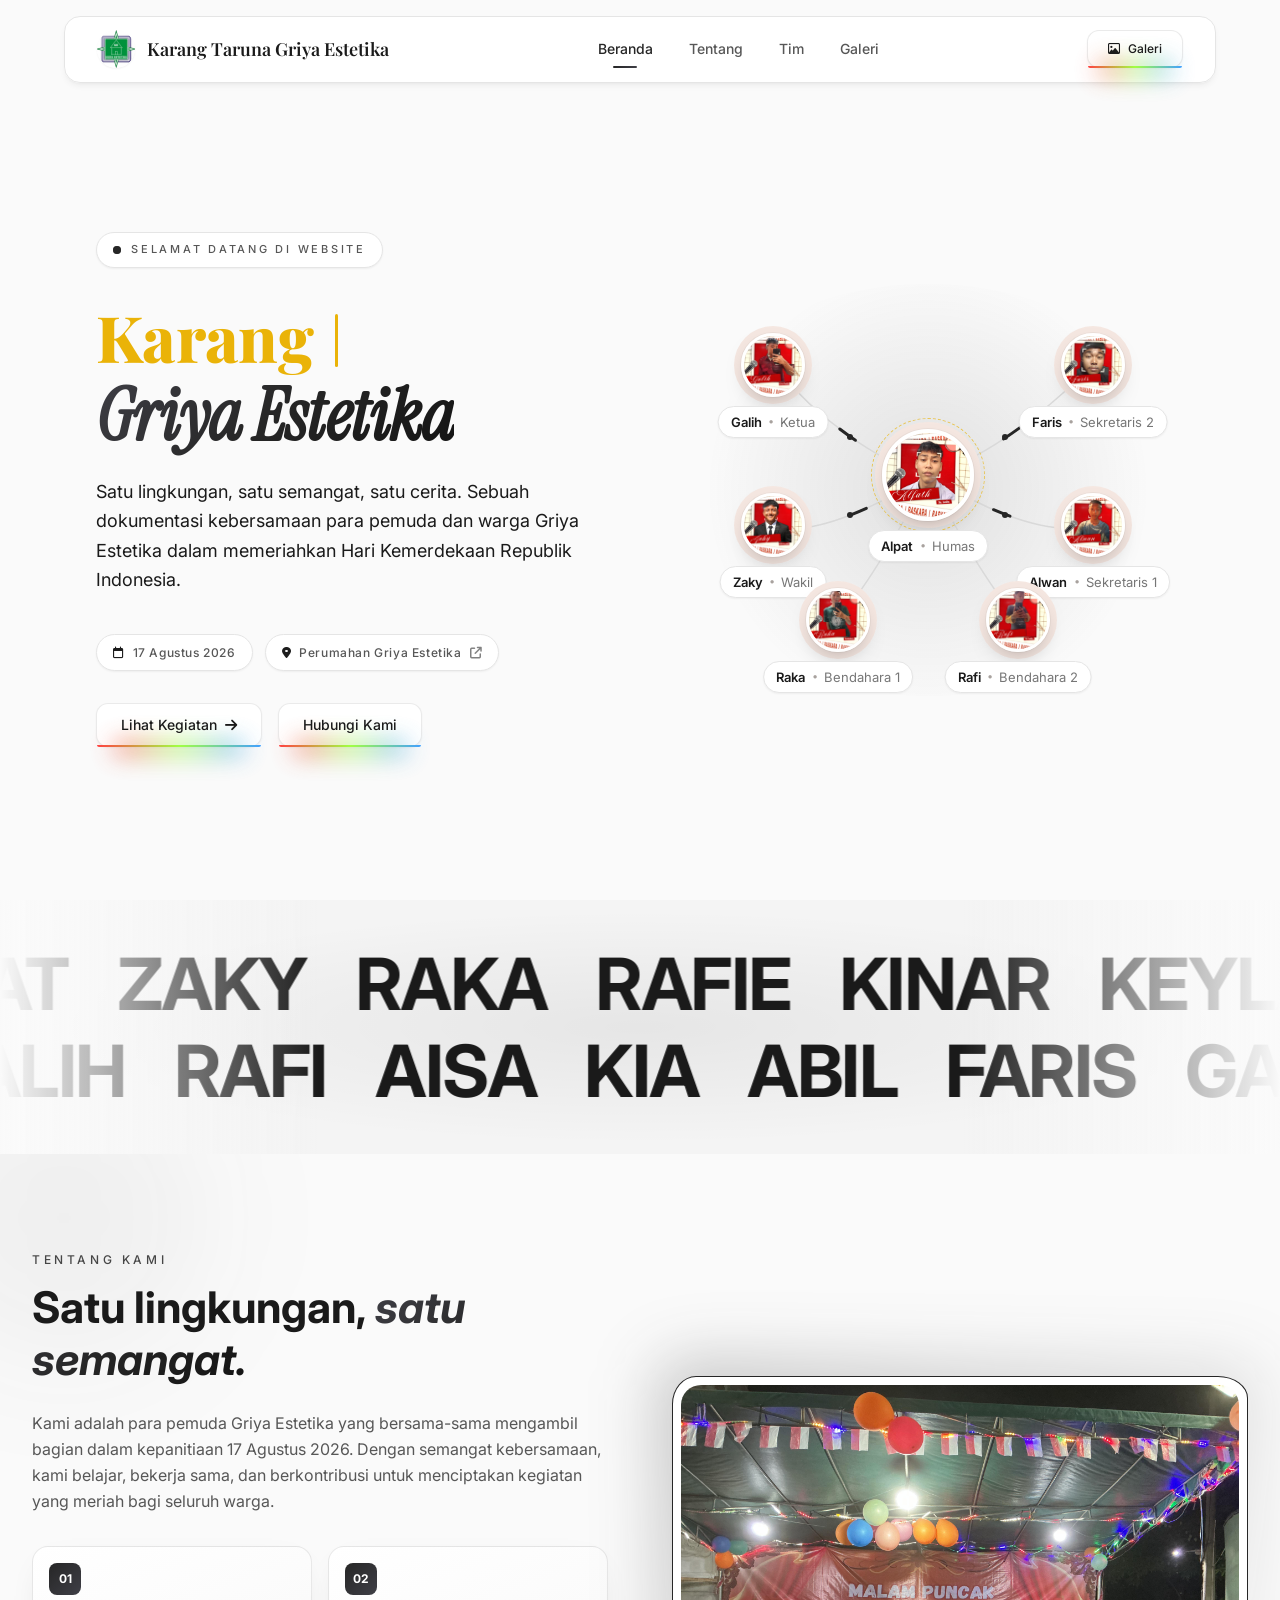
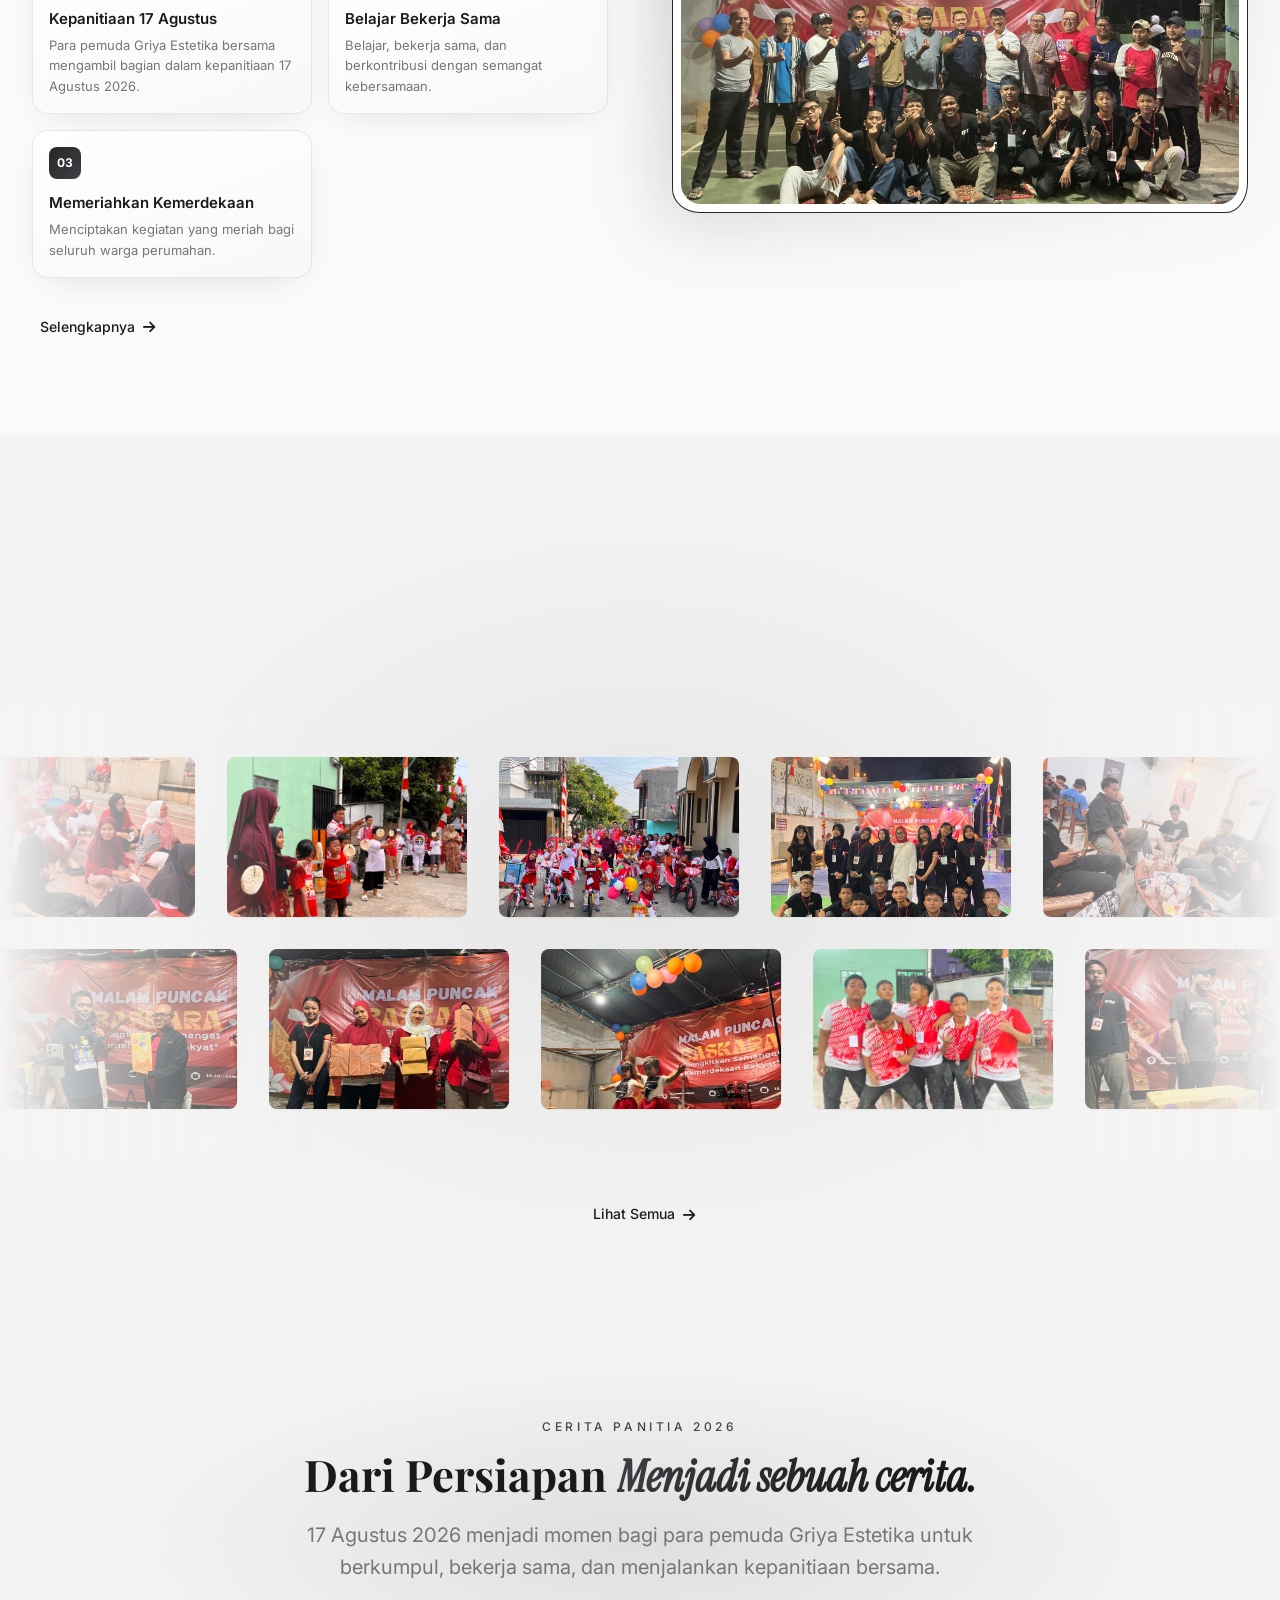
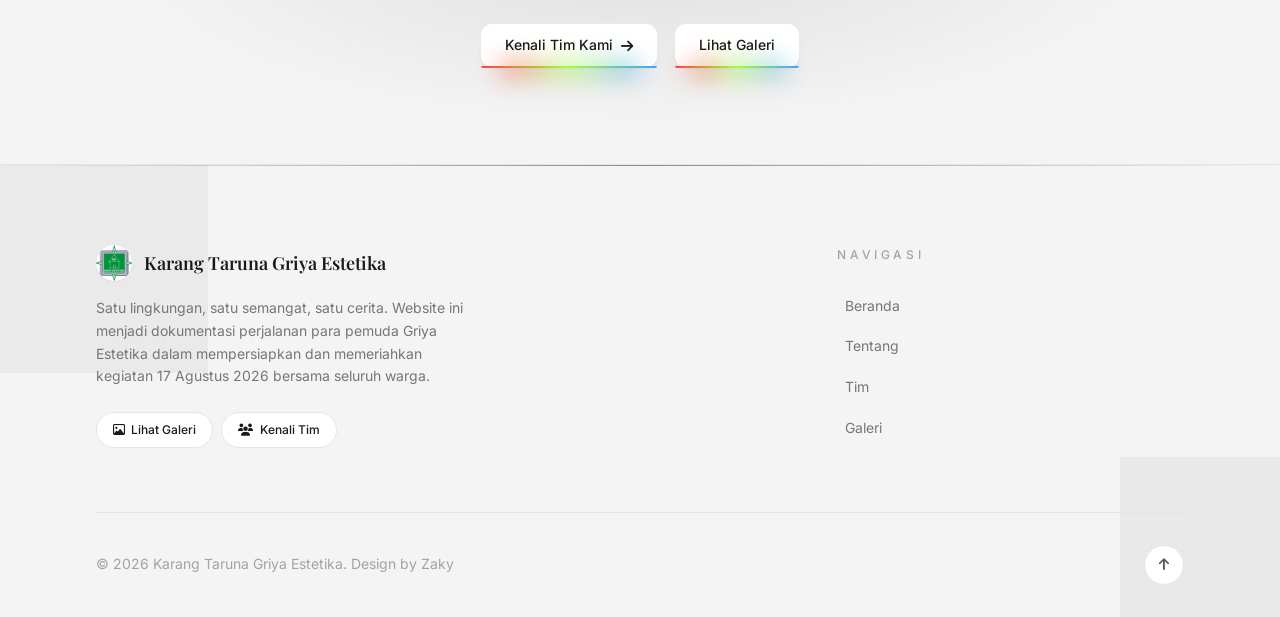
<file: index.html>
﻿<!DOCTYPE html>
<html lang="id">
<head>
    <meta charset="UTF-8">
    <meta name="viewport" content="width=device-width, initial-scale=1.0">
    <meta name="description" content="Website dokumentasi para pemuda Griya Estetika dalam memeriahkan Hari Kemerdekaan Republik Indonesia.">

    <title>Karang Taruna Griya Estetika</title>

    <link rel="icon" type="image/jpeg" href="assets/logo/logo-karang-taruna.jpg">

    <link rel="stylesheet" href="css/style.css">

    <!-- Font: Inter (body), Playfair Display (heading), Instrument Serif (aksen italic) -->
    <link rel="preconnect" href="https://fonts.googleapis.com">
    <link rel="preconnect" href="https://fonts.gstatic.com" crossorigin>
    <link href="https://fonts.googleapis.com/css2?family=Inter:wght@400;500;600;700&family=Playfair+Display:ital,wght@0,600;0,700;0,800;1,400&family=Instrument+Serif:ital@0;1&display=swap" rel="stylesheet">

    <!-- Font Awesome -->
    <link rel="stylesheet" href="https://cdnjs.cloudflare.com/ajax/libs/font-awesome/6.5.2/css/all.min.css">

    <noscript>
        <style>.reveal{opacity:1!important;transform:none!important}</style>
    </noscript>

</head>

<body>

    <!-- ================= NAVBAR ================= -->

    <header class="site-header" id="navbar">

        <div class="header-inner">

            <a href="index.html" class="brand">

                <span class="brand-logo" aria-hidden="true">
                    <img src="assets/logo/logo-karang-taruna.jpg" alt="Logo Karang Taruna">
                </span>

                <span class="brand-name">
                    Karang Taruna Griya Estetika
                </span>

            </a>


            <nav class="nav-menu" aria-label="Navigasi utama">

                <a href="index.html" class="nav-link active">Beranda</a>
                <a href="tentang.html" class="nav-link">Tentang</a>
                <a href="tim.html" class="nav-link">Tim</a>
                <a href="galeri.html" class="nav-link">Galeri</a>

            </nav>


            <div class="header-actions">

                <a href="galeri.html" class="btn">
                    <i class="fa-regular fa-image" aria-hidden="true"></i>
                    Galeri
                </a>


                <button class="hamburger" id="hamburger" aria-label="Menu" aria-expanded="false">
                    <span class="hamburger-lines">
                        <span></span>
                        <span></span>
                        <span></span>
                    </span>
                </button>

            </div>

        </div>


        <!-- MENU MOBILE -->

        <div class="nav-menu-mobile" id="navMenu">

            <div class="inner">

                <a href="index.html" class="mobile-link active" style="--i:0">
                    Beranda
                    <span class="link-dot"></span>
                </a>

                <a href="tentang.html" class="mobile-link" style="--i:1">
                    Tentang
                    <span class="link-dot"></span>
                </a>

                <a href="tim.html" class="mobile-link" style="--i:2">
                    Tim
                    <span class="link-dot"></span> 
                </a>

                <a href="galeri.html" class="mobile-link" style="--i:3">
                    Galeri
                    <span class="link-dot"></span>
                </a>


                <a href="galeri.html" class="btn">
                    <i class="fa-regular fa-image" aria-hidden="true"></i>
                    Lihat Galeri
                </a>

            </div>

        </div>

    </header>

    <div class="header-space"></div>


    <!-- ================= MAIN ================= -->

    <main>

        <!-- HERO -->

        <section class="hero">

            <div class="container hero-inner">

                <div class="hero-grid">

                    <div class="hero-copy">

                        <div class="reveal" style="--reveal-delay:.05s">

                            <span class="hero-badge">
                                <span class="ping-dot"></span>
                                <span class="txt">Selamat Datang di Website</span>
                            </span>

                        </div>


                        <h1 class="reveal" style="--reveal-delay:.15s">

                            <span class="line-1">
                                <span id="typing-title" data-text="Karang Taruna"></span>
                            </span>

                            <span class="line-2">
                                <span class="text-gradient">Griya Estetika</span>
                            </span>

                        </h1>


                        <p class="hero-lead reveal" style="--reveal-delay:.3s">
                            Satu lingkungan, satu semangat, satu cerita.
                            Sebuah dokumentasi kebersamaan para pemuda dan warga
                            Griya Estetika dalam memeriahkan Hari Kemerdekaan
                            Republik Indonesia.
                        </p>


                        <div class="hero-info reveal" style="--reveal-delay:.4s">

                            <span>
                                <i class="fa-regular fa-calendar" aria-hidden="true"></i>
                                17 Agustus 2026
                            </span>

                            <a
                                class="hero-map-link"
                                href="https://maps.app.goo.gl/LQcTe29wChFe16jc9"
                                target="_blank"
                                rel="noopener noreferrer"
                                aria-label="Lihat lokasi Perumahan Griya Estetika di Google Maps"
                            >
                                <i class="fa-solid fa-location-dot" aria-hidden="true"></i>
                                Perumahan Griya Estetika
                                <i class="fa-solid fa-arrow-up-right-from-square hero-map-ext" aria-hidden="true"></i>
                            </a>

                        </div>


                        <div class="hero-buttons reveal" style="--reveal-delay:.5s">

                            <a href="galeri.html" class="btn">
                                Lihat Kegiatan
                                <i class="fa-solid fa-arrow-right" aria-hidden="true"></i>
                            </a>

                            <a href="tentang.html" class="btn">
                                Hubungi Kami
                            </a>

                        </div>

                    </div>


                    <!-- VISUAL KANAN: peta organisasi petugas inti -->

                    <div class="hero-visual reveal--fade reveal" style="--reveal-delay:.4s">

                        <div class="hero-glow"></div>

                        <div class="org-map" role="img"
                            aria-label="Struktur inti panitia: Alpat Humas di tengah, Galih Ketua, Zaky Wakil Ketua, Faris Sekretaris 2, Alwan Sekretaris 1, Raka Bendahara 1, Rafi Bendahara 2">

                            <!-- garis penghubung -->
                            <svg class="org-lines" viewBox="0 0 480 400"
                                fill="none" aria-hidden="true">

                                <path class="org-line" pathLength="100"
                                    d="M240 185 C195 175 130 130 85 75" style="--d:.3s">
                                </path>
                                <path class="org-line" pathLength="100"
                                    d="M240 185 C285 175 350 130 405 75" style="--d:.4s">
                                </path>
                                <path class="org-line" pathLength="100"
                                    d="M240 185 C200 210 125 250 85 235" style="--d:.5s">
                                </path>
                                <path class="org-line" pathLength="100"
                                    d="M240 185 C280 210 355 250 405 235" style="--d:.6s">
                                </path>
                                <path class="org-line" pathLength="100"
                                    d="M240 185 C215 235 180 295 150 330" style="--d:.7s">
                                </path>
                                <path class="org-line" pathLength="100"
                                    d="M240 185 C265 235 300 295 330 330" style="--d:.8s">
                                </path>

                                <!-- segmen gelap kecil di sepanjang garis -->
                                <path class="org-line-dark" pathLength="100"
                                    d="M240 185 C195 175 130 130 85 75">
                                </path>
                                <path class="org-line-dark" pathLength="100"
                                    d="M240 185 C285 175 350 130 405 75">
                                </path>
                                <path class="org-line-dark" pathLength="100"
                                    d="M240 185 C200 210 125 250 85 235">
                                </path>
                                <path class="org-line-dark" pathLength="100"
                                    d="M240 185 C280 210 355 250 405 235">
                                </path>
                                <path class="org-line-dark" pathLength="100"
                                    d="M240 185 C215 235 180 295 150 330">
                                </path>
                                <path class="org-line-dark" pathLength="100"
                                    d="M240 185 C265 235 300 295 330 330">
                                </path>

                                <!-- titik gelap di tengah garis -->
                                <circle class="org-dot" cx="162" cy="147" r="3">
                                </circle>
                                <circle class="org-dot" cx="317" cy="147" r="3">
                                </circle>
                                <circle class="org-dot" cx="162" cy="225" r="3">
                                </circle>
                                <circle class="org-dot" cx="317" cy="225" r="3">
                                </circle>
                                <circle class="org-dot" cx="197" cy="263" r="3">
                                </circle>
                                <circle class="org-dot" cx="283" cy="263" r="3">
                                </circle>

                            </svg>

                            <!-- node tengah: Humas -->
                            <div class="org-node org-node--center"
                                style="left:50%;top:46.25%;--d:.15s;--bob-delay:0s">

                                <div class="org-avatar">
                                    <img src="assets/team/alpat.jpeg" alt="Alpat, Humas Panitia" loading="lazy">
                                </div>

                                <div class="org-label">
                                    <b>Alpat</b>
                                    <span class="sep">&bull;</span>
                                    <span class="role">Humas</span>
                                </div>

                            </div>

                            <!-- Ketua: pojok kiri atas -->
                            <div class="org-node"
                                style="left:17.71%;top:18.75%;--d:.45s;--bob-delay:1.4s">

                                <div class="org-avatar">
                                    <img src="assets/team/galih.jpeg" alt="Galih, Ketua Panitia" loading="lazy">
                                </div>

                                <div class="org-label">
                                    <b>Galih</b>
                                    <span class="sep">&bull;</span>
                                    <span class="role">Ketua</span>
                                </div>

                            </div>

                            <!-- Wakil Ketua: di bawah Ketua -->
                            <div class="org-node"
                                style="left:17.71%;top:58.75%;--d:.55s;--bob-delay:2.1s">

                                <div class="org-avatar">
                                    <img src="assets/team/zaky.jpeg" alt="Zaky, Wakil Ketua Panitia" loading="lazy">
                                </div>

                                <div class="org-label">
                                    <b>Zaky</b>
                                    <span class="sep">&bull;</span>
                                    <span class="role">Wakil</span>
                                </div>

                            </div>

                            <!-- Sekretaris 2 -->
                            <div class="org-node"
                                style="left:84.38%;top:18.75%;--d:.65s;--bob-delay:2.8s">

                                <div class="org-avatar">
                                    <img src="assets/team/Faris.jpeg" alt="Faris, Sekretaris 2 Panitia" loading="lazy">
                                </div>

                                <div class="org-label">
                                    <b>Faris</b>
                                    <span class="sep">&bull;</span>
                                    <span class="role">Sekretaris 2</span>
                                </div>

                            </div>

                            <!-- Sekretaris 1 -->
                            <div class="org-node"
                                style="left:84.38%;top:58.75%;--d:.75s;--bob-delay:3.5s">

                                <div class="org-avatar">
                                    <img src="assets/team/alwan.jpeg" alt="Alwan, Sekretaris 1 Panitia" loading="lazy">
                                </div>

                                <div class="org-label">
                                    <b>Alwan</b>
                                    <span class="sep">&bull;</span>
                                    <span class="role">Sekretaris 1</span>
                                </div>

                            </div>

                            <!-- Bendahara 1 -->
                            <div class="org-node"
                                style="left:31.25%;top:82.5%;--d:.85s;--bob-delay:1.8s">

                                <div class="org-avatar">
                                    <img src="assets/team/raka.jpeg" alt="Raka, Bendahara 1 Panitia" loading="lazy">
                                </div>

                                <div class="org-label">
                                    <b>Raka</b>
                                    <span class="sep">&bull;</span>
                                    <span class="role">Bendahara 1</span>
                                </div>

                            </div>

                            <!-- Bendahara 2 -->
                            <div class="org-node"
                                style="left:68.75%;top:82.5%;--d:.95s;--bob-delay:2.5s">

                                <div class="org-avatar">
                                    <img src="assets/team/raptak.jpeg" alt="Rafi, Bendahara 2 Panitia" loading="lazy">
                                </div>

                                <div class="org-label">
                                    <b>Rafi</b>
                                    <span class="sep">&bull;</span>
                                    <span class="role">Bendahara 2</span>
                                </div>

                            </div>

                        </div>

                    </div>

                </div>

            </div>

        </section>


        <!-- BAND TEKS MARQUEE -->

        <section class="text-band" aria-hidden="true">

            <div class="text-band-glow"></div>

            <div class="marquee" data-base="650" data-dir="1" data-pause-hover style="--edge: #F4F4F4">
                <div class="marquee-track">
                    <div class="marquee-group">
                        <span>Zaky</span>
                        <span>Raka</span>
                        <span>Rafie</span>
                        <span>Kinar</span>
                        <span>Keyla</span>
                        <span>Alwan</span>
                        <span>Alpat</span>
                    </div>
                </div>
            </div>

            <div class="marquee" data-base="650" data-dir="-1" data-pause-hover style="--edge: #F4F4F4">
                <div class="marquee-track">
                    <div class="marquee-group">
                        <span>Galih</span>
                        <span>Rafi</span>
                        <span>Aisa</span>
                        <span>Kia</span>
                        <span>Abil</span>
                        <span>Faris</span>
                    </div>
                </div>
            </div>

            <div class="marquee-edge marquee-edge--left"></div>
            <div class="marquee-edge marquee-edge--right"></div>

        </section>


        <!-- ABOUT -->

        <section class="section">

            <div class="blob footer-blob-b"></div>

            <div class="container">

                <div class="about-grid">

                    <div class="about-copy reveal reveal--left">

                        <span class="eyebrow">Tentang Kami</span>

                        <h2>
                            Satu lingkungan,
                            <em class="text-gradient">satu semangat.</em>
                        </h2>


                        <p>
                            Kami adalah para pemuda Griya Estetika yang bersama-sama
                            mengambil bagian dalam kepanitiaan 17 Agustus 2026.
                            Dengan semangat kebersamaan, kami belajar, bekerja sama,
                            dan berkontribusi untuk menciptakan kegiatan yang meriah
                            bagi seluruh warga.
                        </p>


                        <div class="about-cards">

                            <div class="about-card glass-card">
                                <span class="num">01</span>
                                <h3>Kepanitiaan 17 Agustus</h3>
                                <p>
                                    Para pemuda Griya Estetika bersama mengambil
                                    bagian dalam kepanitiaan 17 Agustus 2026.
                                </p>
                            </div>

                            <div class="about-card glass-card">
                                <span class="num">02</span>
                                <h3>Belajar Bekerja Sama</h3>
                                <p>
                                    Belajar, bekerja sama, dan berkontribusi
                                    dengan semangat kebersamaan.
                                </p>
                            </div>

                            <div class="about-card glass-card">
                                <span class="num">03</span>
                                <h3>Memeriahkan Kemerdekaan</h3>
                                <p>
                                    Menciptakan kegiatan yang meriah bagi
                                    seluruh warga perumahan.
                                </p>
                            </div>

                        </div>


                        <span class="link-arrow-group">
                            <a href="tentang.html" class="link-arrow">
                                Selengkapnya
                                <i class="fa-solid fa-arrow-right" aria-hidden="true"></i>
                            </a>
                        </span>

                    </div>


                    <div class="photo-panel-wrap reveal reveal--right" data-tilt>

                        <div class="photo-panel-glow"></div>

                        <div class="photo-panel">
                            <div class="photo-panel-inner">
                                <img
                                    src="assets/team/foto panitia bersama 5.jpeg"
                                    alt="Kebersamaan panitia Griya Estetika"
                                    loading="lazy"
                                >
                            </div>
                        </div>

                    </div>

                </div>

            </div>

        </section>


        <!-- GALERI PREVIEW (MARQUEE FOTO) -->

        <section class="section" style="background: var(--bg-soft);">

            <div class="text-band-glow"></div>

            <div class="container">

                <div class="section-head section-head--center reveal reveal--fade">

                    <span class="eyebrow">Dokumentasi</span>

                    <h2>
                        Galeri
                        <em class="text-gradient">Kegiatan</em>
                    </h2>


                    <p>
                        Momen-momen terbaik dari kegiatan Karang Taruna Griya Estetika.
                    </p>

                </div>

            </div>


            <div class="photo-band" style="--edge: #F4F4F4">

                <div class="marquee" data-base="750" data-dir="1">
                    <div class="marquee-track">
                        <div class="marquee-group">
                            <img src="assets/team/lomba estafet tepung ibu.jpeg" alt="Lomba estafet tepung ibu-ibu" loading="lazy">
                            <img src="assets/team/lomba kerupuk.jpeg" alt="Lomba makan kerupuk" loading="lazy">
                            <img src="assets/team/lomba sepedah hias.jpeg" alt="Lomba hias sepedah" loading="lazy">
                            <img src="assets/team/foto panitia 3.jpeg" alt="Momen kebersamaan panitia" loading="lazy">
                            <img src="assets/team/foto rapat.jpeg" alt="Ngobrol bareng panitia" loading="lazy">
                            <img src="assets/team/penampilan tari anak.jpeg" alt="Penampilan tari anak-anak" loading="lazy">
                        </div>
                    </div>
                </div>


                <div class="marquee" data-base="750" data-dir="-1">
                    <div class="marquee-track">
                        <div class="marquee-group">
                            <img src="assets/team/bagi hadiah futsal.jpeg" alt="Pembagian hadiah futsal" loading="lazy">
                            <img src="assets/team/pembagian doorprize3.jpeg" alt="Pembagian doorprize" loading="lazy">
                            <img src="assets/team/bagi hadiah ibu.jpeg" alt="Hadiah untuk para pemenang" loading="lazy">
                            <img src="assets/team/penampilan tari anak2.jpeg" alt="Penampilan tari anak-anak" loading="lazy">
                            <img src="assets/team/foto panitia bersama 7.jpeg" alt="Kenangan 17 Agustus 2026" loading="lazy">
                            <img src="assets/team/pembagian doorprize2.jpeg" alt="Pembagian doorprize" loading="lazy">
                        </div>
                    </div>
                </div>

                <div class="marquee-edge marquee-edge--left"></div>
                <div class="marquee-edge marquee-edge--right"></div>

            </div>


            <div class="text-center reveal reveal--fade" style="text-align: center; margin-top: 2.5rem;">

                <span class="link-arrow-group">
                    <a href="galeri.html" class="link-arrow">
                        Lihat Semua
                        <i class="fa-solid fa-arrow-right" aria-hidden="true"></i>
                    </a>
                </span>

            </div>

        </section>


        <!-- CTA -->

        <section class="cta-section">

            <div class="cta-pattern dot-pattern"></div>
            <div class="cta-glow"></div>


            <div class="cta-box reveal reveal--fade">

                <span class="eyebrow">Cerita Panitia 2026</span>

                <h2>
                    Dari Persiapan
                    <em class="text-gradient">Menjadi sebuah cerita.</em>
                </h2>


                <p>
                    17 Agustus 2026 menjadi momen bagi para pemuda
                    Griya Estetika untuk berkumpul, bekerja sama,
                    dan menjalankan kepanitiaan bersama.
                </p>


                <div class="cta-buttons">

                    <a href="tim.html" class="btn">
                        Kenali Tim Kami
                        <i class="fa-solid fa-arrow-right" aria-hidden="true"></i>
                    </a>

                    <a href="galeri.html" class="btn">
                        Lihat Galeri
                    </a>

                </div>

            </div>

        </section>

    </main>


    <!-- ================= FOOTER ================= -->

    <footer class="site-footer">

        <div class="hairline"></div>
        <div class="pattern dot-pattern"></div>
        <div class="footer-blob-a"></div>
        <div class="footer-blob-b"></div>


        <div class="footer-inner">

            <div class="footer-grid">

                <div class="footer-brand">

                    <div class="footer-brand-row">
<span class="brand-logo" aria-hidden="true">
    <img src="assets/logo/logo-karang-taruna.jpg" alt="Logo Karang Taruna">
</span>

                        <span class="name">
                            Karang Taruna Griya Estetika
                        </span>

                    </div>


                    <p class="footer-desc">
                        Satu lingkungan, satu semangat, satu cerita.
                        Website ini menjadi dokumentasi perjalanan para pemuda
                        Griya Estetika dalam mempersiapkan dan memeriahkan
                        kegiatan 17 Agustus 2026 bersama seluruh warga.
                    </p>


                    <div class="footer-chips">

                        <a href="galeri.html" class="chip">
                            <i class="fa-regular fa-image" aria-hidden="true"></i>
                            Lihat Galeri
                        </a>

                        <a href="tim.html" class="chip">
                            <i class="fa-solid fa-users" aria-hidden="true"></i>
                            Kenali Tim
                        </a>

                    </div>

                </div>


                <div class="footer-col">

                    <h4>Navigasi</h4>

                    <ul>

                        <li><a href="index.html">Beranda</a></li>
                        <li><a href="tentang.html">Tentang</a></li>
                        <li><a href="tim.html">Tim</a></li>
                        <li><a href="galeri.html">Galeri</a></li>

                    </ul>

                </div>

            </div>


            <div class="footer-bottom">

                <p class="footer-credit">
                    © 2026 Karang Taruna Griya Estetika. Design by Zaky
                </p>


                <button class="to-top" id="toTop" aria-label="Kembali ke atas">
                    <i class="fa-solid fa-arrow-up" aria-hidden="true"></i>
                </button>

            </div>

        </div>

    </footer>


    <script src="js/script.js"></script>

</body>
</html>
</file>
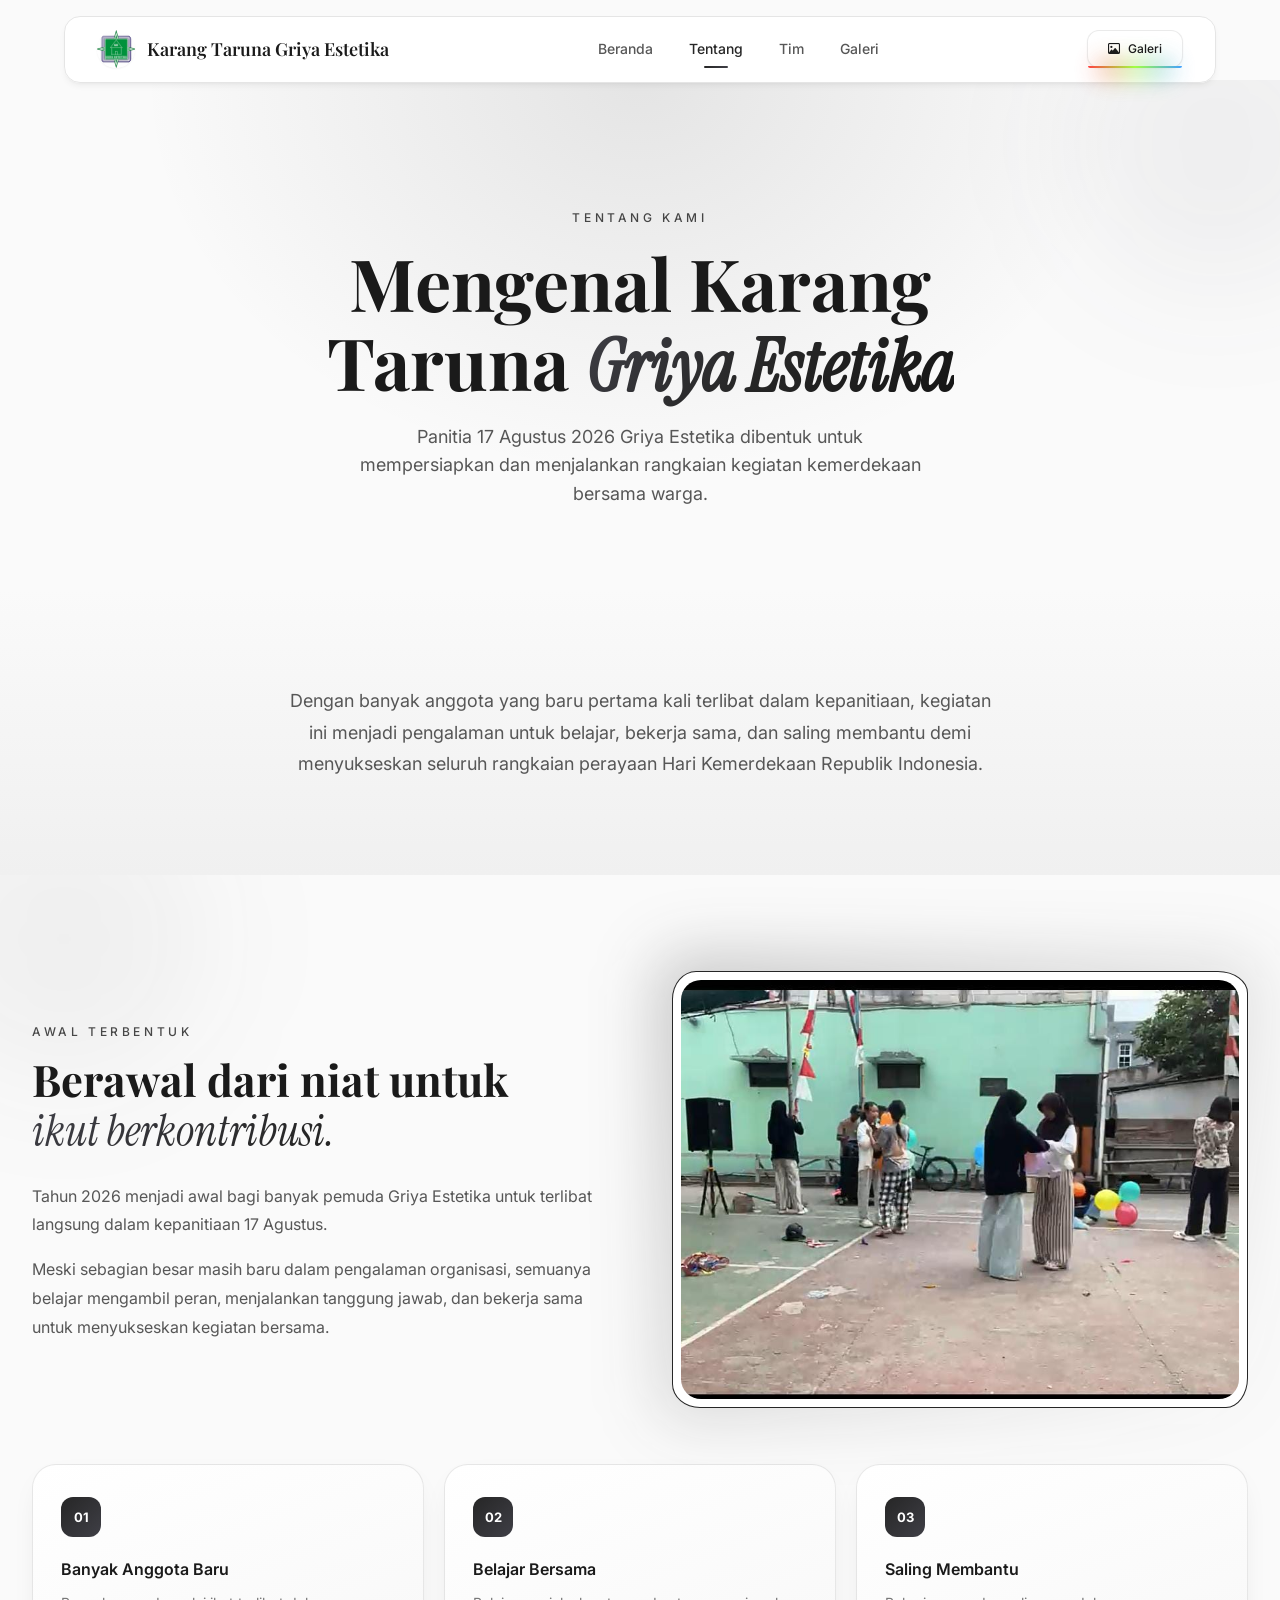
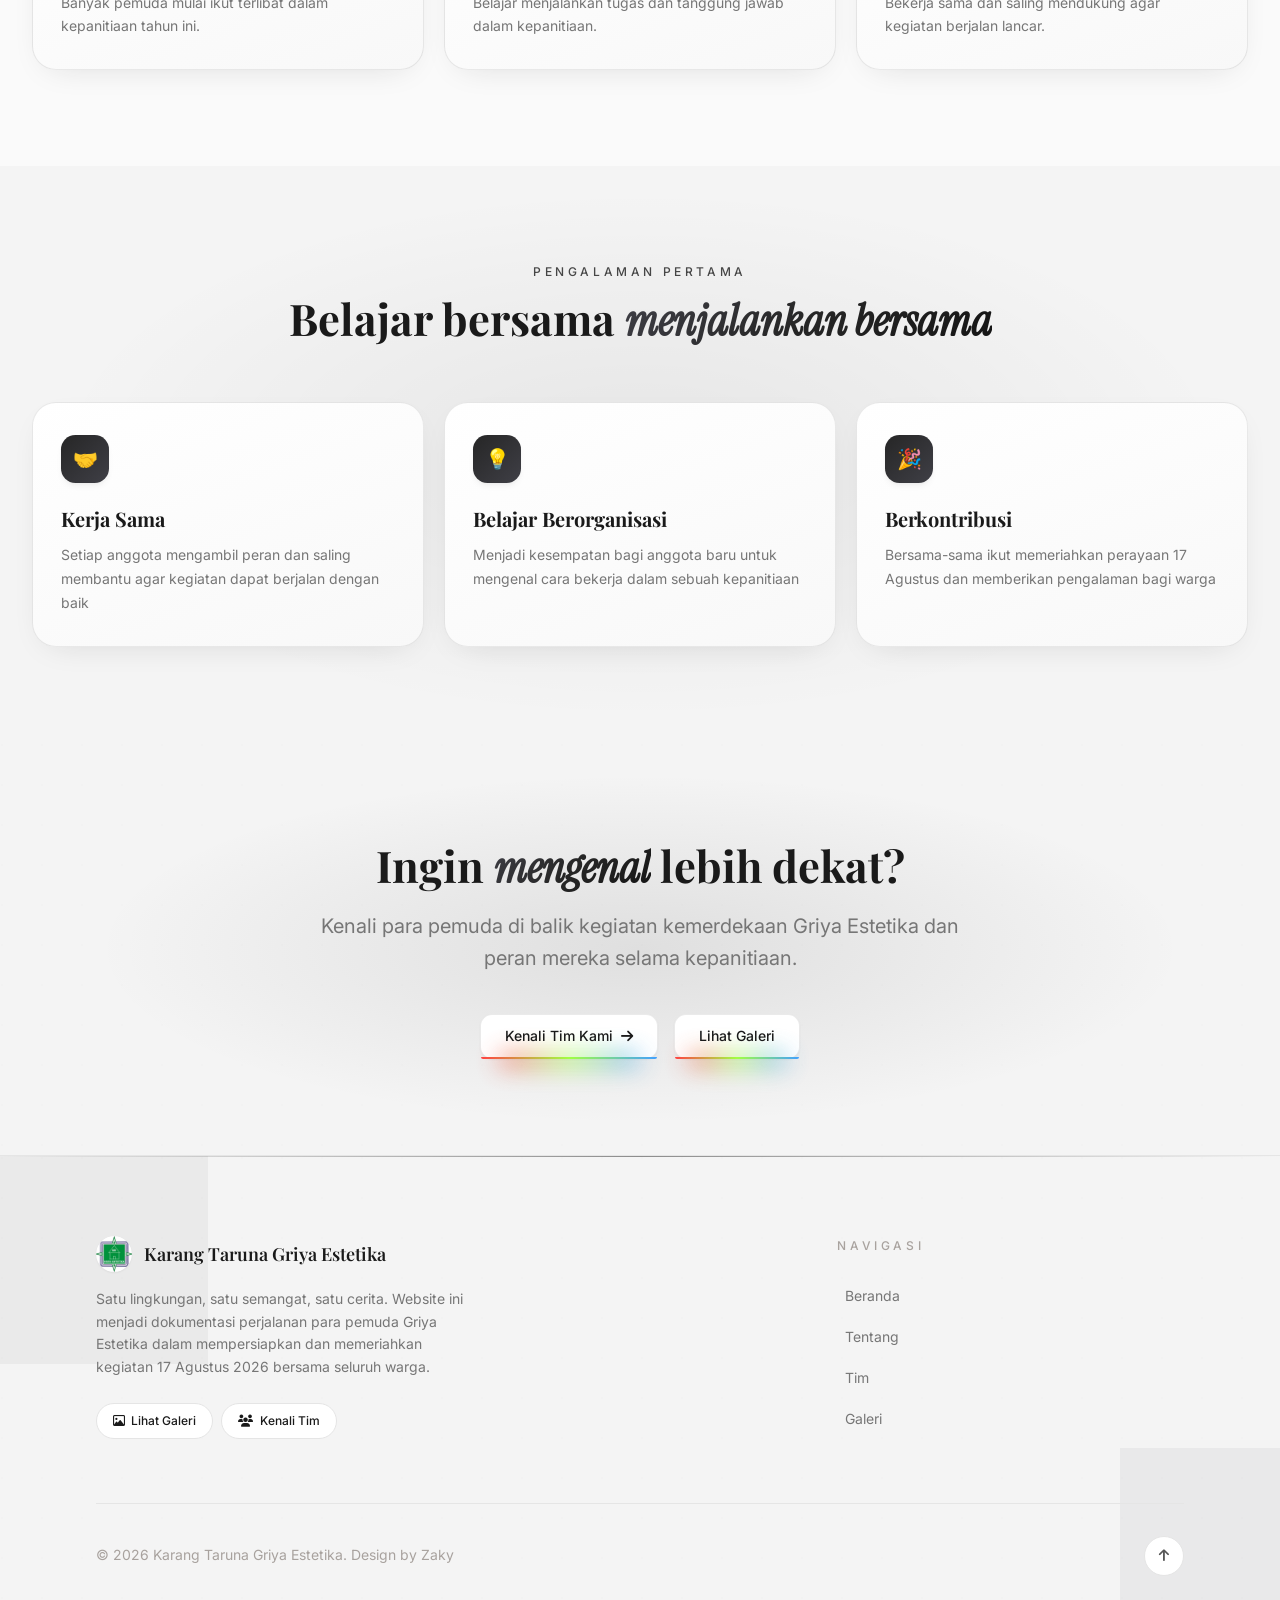
<file: tentang.html>
﻿<!DOCTYPE html>
<html lang="id">
<head>
    <meta charset="UTF-8">
    <meta name="viewport" content="width=device-width, initial-scale=1.0">
    <meta name="description" content="Mengenal lebih dekat panitia Karang Taruna Griya Estetika yang berdedikasi untuk memeriahkan 17 Agustus 2026.">

    <title>Tentang | Karang Taruna Griya Estetika</title>

    <link rel="icon" type="image/jpeg" href="assets/logo/logo-karang-taruna.jpg">

    <link rel="stylesheet" href="css/style.css">

    <!-- Font: Inter (body), Playfair Display (heading), Instrument Serif (aksen italic) -->
    <link rel="preconnect" href="https://fonts.googleapis.com">
    <link rel="preconnect" href="https://fonts.gstatic.com" crossorigin>
    <link href="https://fonts.googleapis.com/css2?family=Inter:wght@400;500;600;700&family=Playfair+Display:ital,wght@0,600;0,700;0,800;1,400&family=Instrument+Serif:ital@0;1&display=swap" rel="stylesheet">

    <!-- Font Awesome -->
    <link rel="stylesheet" href="https://cdnjs.cloudflare.com/ajax/libs/font-awesome/6.5.2/css/all.min.css">

    <noscript>
        <style>.reveal{opacity:1!important;transform:none!important}</style>
    </noscript>

</head>

<body>

    <!-- ================= NAVBAR ================= -->

    <header class="site-header" id="navbar">

        <div class="header-inner">

            <a href="index.html" class="brand">

                <span class="brand-logo" aria-hidden="true">
                    <img src="assets/logo/logo-karang-taruna.jpg" alt="Logo Karang Taruna">
                </span>

                <span class="brand-name">
                    Karang Taruna Griya Estetika
                </span>

            </a>


            <nav class="nav-menu" aria-label="Navigasi utama">

                <a href="index.html" class="nav-link">Beranda</a>
                <a href="tentang.html" class="nav-link active">Tentang</a>
                <a href="tim.html" class="nav-link">Tim</a>
                <a href="galeri.html" class="nav-link">Galeri</a>

            </nav>


            <div class="header-actions">

                <a href="galeri.html" class="btn">
                    <i class="fa-regular fa-image" aria-hidden="true"></i>
                    Galeri
                </a>


                <button class="hamburger" id="hamburger" aria-label="Menu" aria-expanded="false">
                    <span class="hamburger-lines">
                        <span></span>
                        <span></span>
                        <span></span>
                    </span>
                </button>

            </div>

        </div>


        <!-- MENU MOBILE -->

        <div class="nav-menu-mobile" id="navMenu">

            <div class="inner">

                <a href="index.html" class="mobile-link" style="--i:0">
                    Beranda
                    <span class="link-dot"></span>
                </a>

                <a href="tentang.html" class="mobile-link active" style="--i:1">
                    Tentang
                    <span class="link-dot"></span>
                </a>

                <a href="tim.html" class="mobile-link" style="--i:2">
                    Tim
                    <span class="link-dot"></span>
                </a>

                <a href="galeri.html" class="mobile-link" style="--i:3">
                    Galeri
                    <span class="link-dot"></span>
                </a>


                <a href="galeri.html" class="btn">
                    <i class="fa-regular fa-image" aria-hidden="true"></i>
                    Lihat Galeri
                </a>

            </div>

        </div>

    </header>

    <div class="header-space"></div>


    <!-- ================= MAIN ================= -->

    <main>


        <!-- PAGE HERO -->

        <section class="page-hero">

            <div class="dot-pattern"></div>
            <div class="radial"></div>
            <div class="blob page-hero-blob"></div>


            <div class="inner reveal reveal--fade">

                <span class="eyebrow">Tentang Kami</span>

                <h1>
                    Mengenal Karang Taruna
                    <em class="text-gradient">Griya Estetika</em>
                </h1>

                <p>
                    Panitia 17 Agustus 2026 Griya Estetika dibentuk untuk
                    mempersiapkan dan menjalankan rangkaian kegiatan
                    kemerdekaan bersama warga.
                </p>

            </div>

        </section>


        <!-- NARASI -->

        <section class="narrative">

            <p class="reveal reveal--fade">
                Dengan banyak anggota yang baru pertama kali terlibat dalam
                kepanitiaan, kegiatan ini menjadi pengalaman untuk belajar,
                bekerja sama, dan saling membantu demi menyukseskan seluruh
                rangkaian perayaan Hari Kemerdekaan Republik Indonesia.
            </p>

        </section>


        <!-- AWAL TERBENTUK -->

        <section class="section">

            <div class="blob footer-blob-b"></div>

            <div class="container">

                <div class="origin-grid">

                    <div class="origin-copy reveal reveal--left">

                        <span class="eyebrow">Awal Terbentuk</span>

                        <h2>
                            Berawal dari niat untuk
                            <span class="text-gradient">ikut berkontribusi.</span>
                        </h2>


                        <p>
                            Tahun 2026 menjadi awal bagi banyak pemuda
                            Griya Estetika untuk terlibat langsung dalam
                            kepanitiaan 17 Agustus.
                        </p>


                        <p>
                            Meski sebagian besar masih baru dalam pengalaman
                            organisasi, semuanya belajar mengambil peran,
                            menjalankan tanggung jawab, dan bekerja sama
                            untuk menyukseskan kegiatan bersama.
                        </p>

                    </div>


                    <div class="photo-panel-wrap reveal reveal--right" data-tilt>

                        <div class="photo-panel-glow"></div>

                        <div class="photo-panel">
                            <div class="photo-panel-inner">
                                <img
                                    src="assets/team/Bantu.jpeg"
                                    alt="Kegiatan panitia 17 Agustus Griya Estetika"
                                    loading="lazy"
                                >
                            </div>
                        </div>

                    </div>

                </div>


                <!-- KARTU -->

                <div class="origin-cards">

                    <div class="origin-card glass-card reveal" style="--reveal-delay:0s">
                        <span class="num">01</span>
                        <h3>Banyak Anggota Baru</h3>
                        <p>
                            Banyak pemuda mulai ikut terlibat
                            dalam kepanitiaan tahun ini.
                        </p>
                    </div>


                    <div class="origin-card glass-card reveal" style="--reveal-delay:.1s">
                        <span class="num">02</span>
                        <h3>Belajar Bersama</h3>
                        <p>
                            Belajar menjalankan tugas dan
                            tanggung jawab dalam kepanitiaan.
                        </p>
                    </div>


                    <div class="origin-card glass-card reveal" style="--reveal-delay:.2s">
                        <span class="num">03</span>
                        <h3>Saling Membantu</h3>
                        <p>
                            Bekerja sama dan saling mendukung
                            agar kegiatan berjalan lancar.
                        </p>
                    </div>

                </div>

            </div>

        </section>


        <!-- NILAI KAMI -->

        <section class="section" style="background: var(--bg-soft);">

            <div class="text-band-glow"></div>

            <div class="container">

                <div class="section-head section-head--center reveal reveal--fade">

                    <span class="eyebrow">Pengalaman Pertama</span>

                    <h2>
                        Belajar bersama
                        <em class="text-gradient">menjalankan bersama</em>
                    </h2>

                </div>


                <div class="values-grid">

                    <div class="value-card glass-card reveal" style="--reveal-delay:0s">
                        <span class="icon">🤝</span>
                        <h3>Kerja Sama</h3>
                        <p>
                            Setiap anggota mengambil peran dan saling membantu agar kegiatan dapat berjalan dengan baik
                        </p>
                    </div>


                    <div class="value-card glass-card reveal" style="--reveal-delay:.1s">
                        <span class="icon">💡</span>
                        <h3>Belajar Berorganisasi</h3>
                        <p>
                            Menjadi kesempatan bagi anggota baru untuk mengenal cara bekerja dalam sebuah kepanitiaan
                        </p>
                    </div>


                    <div class="value-card glass-card reveal" style="--reveal-delay:.2s">
                        <span class="icon">🎉</span>
                        <h3>Berkontribusi</h3>
                        <p>
                            Bersama-sama ikut memeriahkan perayaan 17 Agustus dan memberikan pengalaman bagi warga
                        </p>
                    </div>

                </div>

            </div>

        </section>


        <!-- CTA -->

        <section class="cta-section">

            <div class="cta-pattern dot-pattern"></div>
            <div class="cta-glow"></div>


            <div class="cta-box reveal reveal--fade">

                <h2>
                    Ingin
                    <em class="text-gradient">mengenal</em>
                    lebih dekat?
                </h2>


                <p>
                    Kenali para pemuda di balik kegiatan kemerdekaan
                    Griya Estetika dan peran mereka selama kepanitiaan.
                </p>


                <div class="cta-buttons">

                    <a href="tim.html" class="btn">
                        Kenali Tim Kami
                        <i class="fa-solid fa-arrow-right" aria-hidden="true"></i>
                    </a>

                    <a href="galeri.html" class="btn">
                        Lihat Galeri
                    </a>

                </div>

            </div>

        </section>

    </main>


    <!-- ================= FOOTER ================= -->

    <footer class="site-footer">

        <div class="hairline"></div>
        <div class="pattern dot-pattern"></div>
        <div class="footer-blob-a"></div>
        <div class="footer-blob-b"></div>


        <div class="footer-inner">

            <div class="footer-grid">

                <div class="footer-brand">

                    <div class="footer-brand-row">
<span class="brand-logo" aria-hidden="true">
    <img src="assets/logo/logo-karang-taruna.jpg" alt="Logo Karang Taruna">
</span>

                        <span class="name">
                            Karang Taruna Griya Estetika
                        </span>

                    </div>


                    <p class="footer-desc">
                        Satu lingkungan, satu semangat, satu cerita.
                        Website ini menjadi dokumentasi perjalanan para pemuda
                        Griya Estetika dalam mempersiapkan dan memeriahkan
                        kegiatan 17 Agustus 2026 bersama seluruh warga.
                    </p>


                    <div class="footer-chips">

                        <a href="galeri.html" class="chip">
                            <i class="fa-regular fa-image" aria-hidden="true"></i>
                            Lihat Galeri
                        </a>

                        <a href="tim.html" class="chip">
                            <i class="fa-solid fa-users" aria-hidden="true"></i>
                            Kenali Tim
                        </a>

                    </div>

                </div>


                <div class="footer-col">

                    <h4>Navigasi</h4>

                    <ul>

                        <li><a href="index.html">Beranda</a></li>
                        <li><a href="tentang.html">Tentang</a></li>
                        <li><a href="tim.html">Tim</a></li>
                        <li><a href="galeri.html">Galeri</a></li>

                    </ul>

                </div>

            </div>


            <div class="footer-bottom">

                <p class="footer-credit">
                    © 2026 Karang Taruna Griya Estetika. Design by Zaky
                </p>


                <button class="to-top" id="toTop" aria-label="Kembali ke atas">
                    <i class="fa-solid fa-arrow-up" aria-hidden="true"></i>
                </button>

            </div>

        </div>

    </footer>


    <script src="js/script.js"></script>

</body>
</html>
</file>
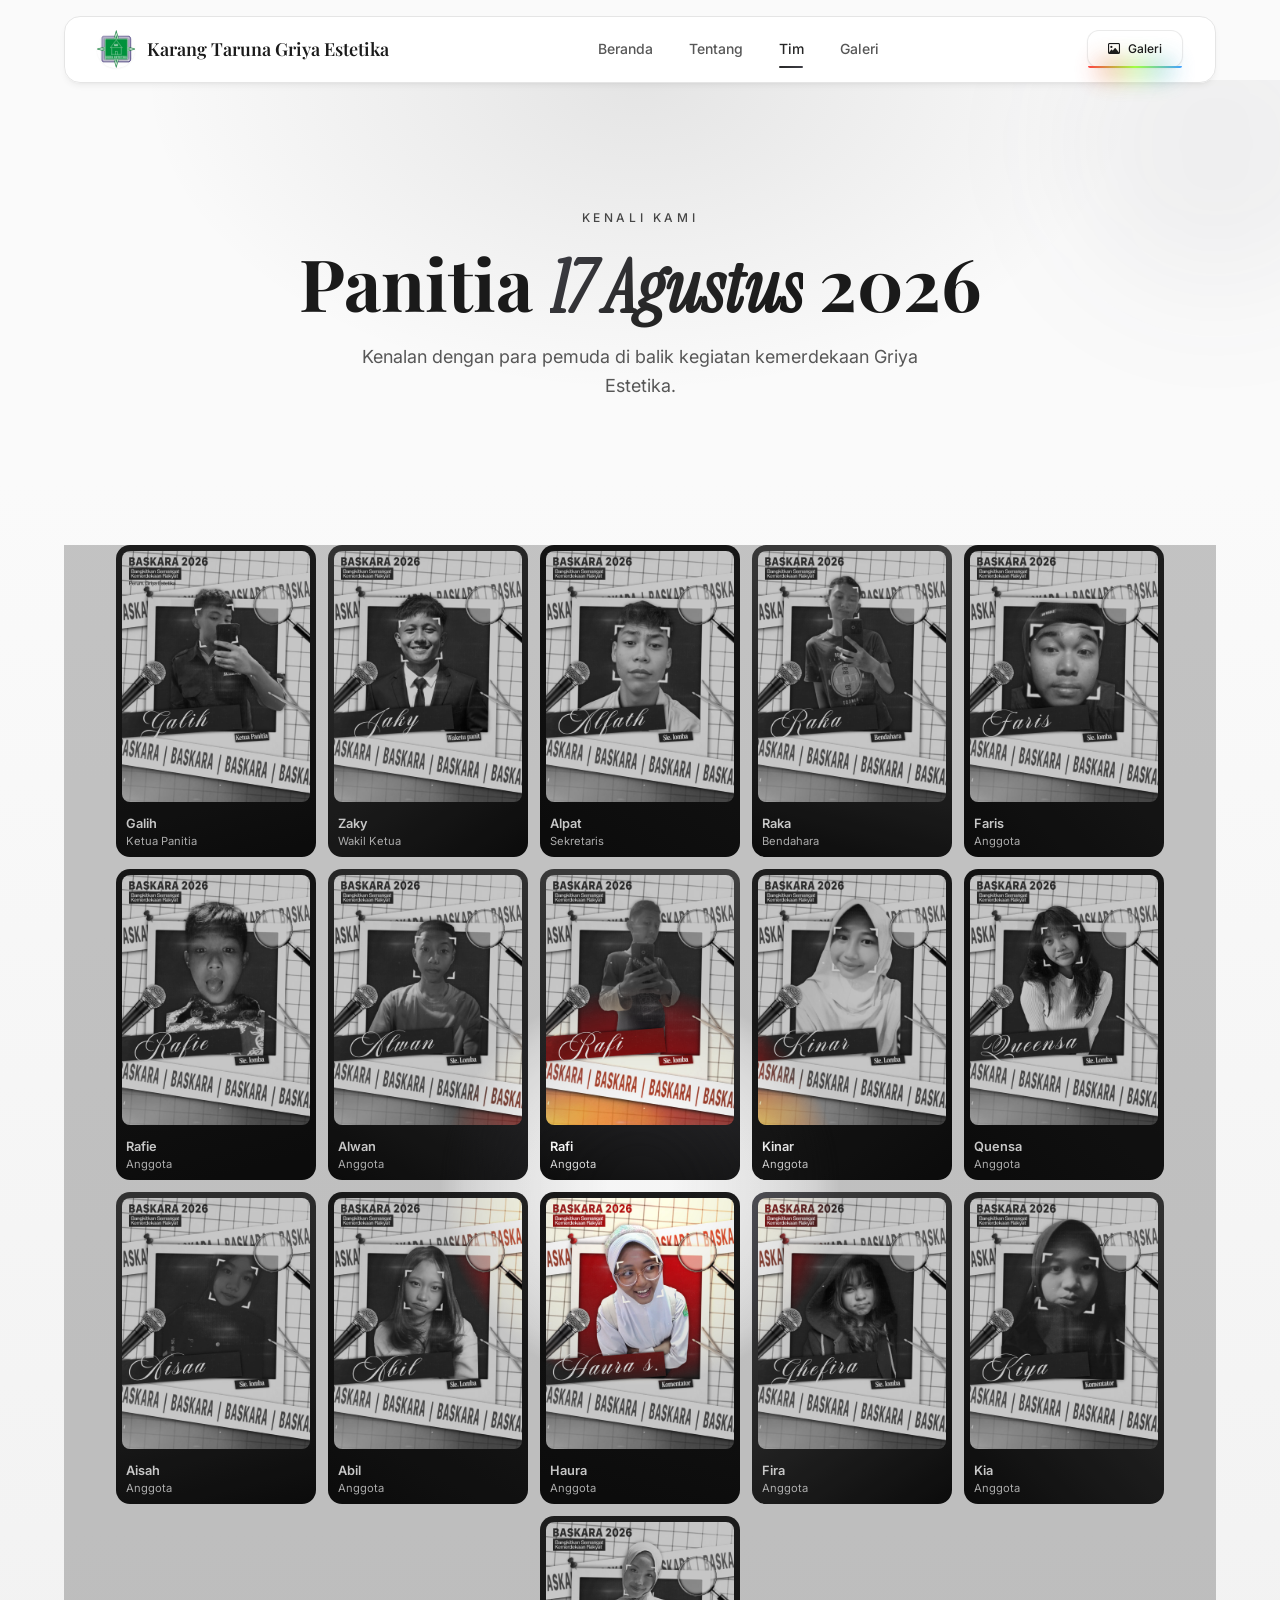
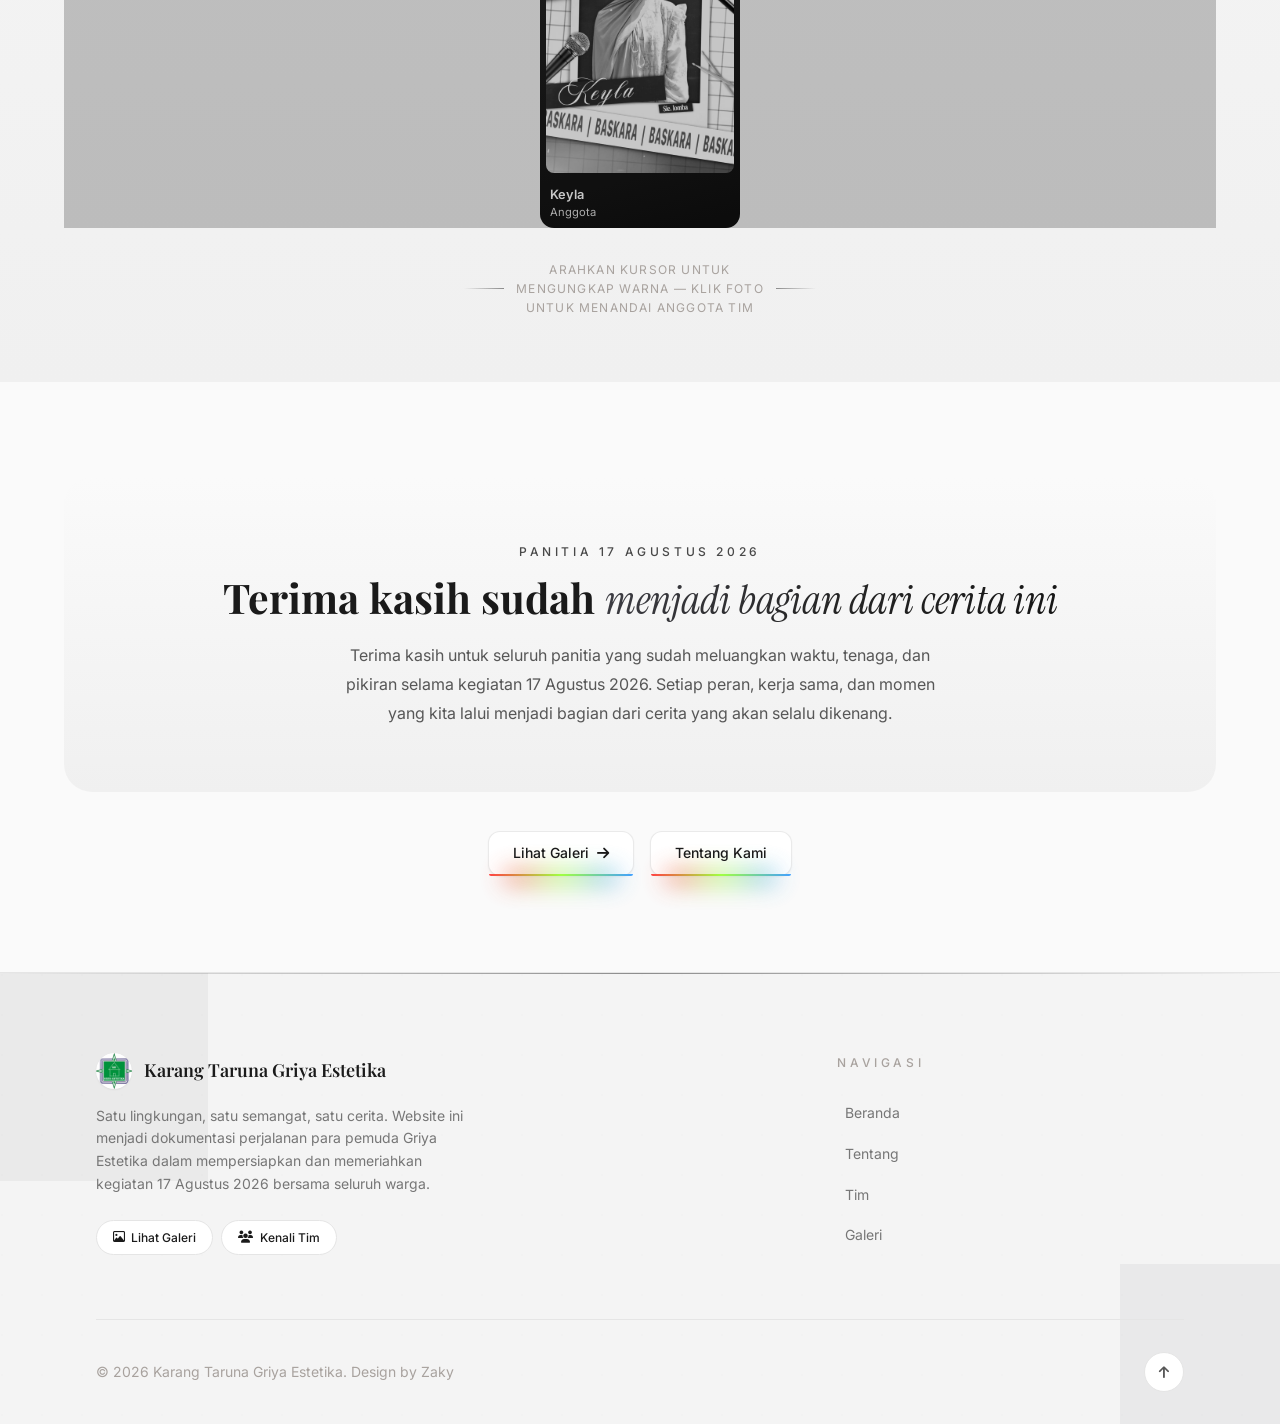
<file: tim.html>
﻿<!DOCTYPE html>
<html lang="id">
<head>
    <meta charset="UTF-8">
    <meta name="viewport" content="width=device-width, initial-scale=1.0">
    <meta name="description" content="Kenalan dengan para pemuda di balik kegiatan kemerdekaan Griya Estetika — Panitia 17 Agustus 2026.">

    <title>Tim | Karang Taruna Griya Estetika</title>

    <link rel="icon" type="image/jpeg" href="assets/logo/logo-karang-taruna.jpg">

    <link rel="stylesheet" href="css/style.css">

    <!-- Font: Inter (body), Playfair Display (heading), Instrument Serif (aksen italic) -->
    <link rel="preconnect" href="https://fonts.googleapis.com">
    <link rel="preconnect" href="https://fonts.gstatic.com" crossorigin>
    <link href="https://fonts.googleapis.com/css2?family=Inter:wght@400;500;600;700&family=Playfair+Display:ital,wght@0,600;0,700;0,800;1,400&family=Instrument+Serif:ital@0;1&display=swap" rel="stylesheet">

    <!-- Font Awesome -->
    <link rel="stylesheet" href="https://cdnjs.cloudflare.com/ajax/libs/font-awesome/6.5.2/css/all.min.css">

    <noscript>
        <style>.reveal{opacity:1!important;transform:none!important}</style>
    </noscript>

</head>

<body>

    <!-- ================= NAVBAR ================= -->

    <header class="site-header" id="navbar">

        <div class="header-inner">

            <a href="index.html" class="brand">

                <span class="brand-logo" aria-hidden="true">
                    <img src="assets/logo/logo-karang-taruna.jpg" alt="Logo Karang Taruna">
                </span>

                <span class="brand-name">
                    Karang Taruna Griya Estetika
                </span>

            </a>


            <nav class="nav-menu" aria-label="Navigasi utama">

                <a href="index.html" class="nav-link">Beranda</a>
                <a href="tentang.html" class="nav-link">Tentang</a>
                <a href="tim.html" class="nav-link active">Tim</a>
                <a href="galeri.html" class="nav-link">Galeri</a>

            </nav>


            <div class="header-actions">

                <a href="galeri.html" class="btn">
                    <i class="fa-regular fa-image" aria-hidden="true"></i>
                    Galeri
                </a>


                <button class="hamburger" id="hamburger" aria-label="Menu" aria-expanded="false">
                    <span class="hamburger-lines">
                        <span></span>
                        <span></span>
                        <span></span>
                    </span>
                </button>

            </div>

        </div>


        <!-- MENU MOBILE -->

        <div class="nav-menu-mobile" id="navMenu">

            <div class="inner">

                <a href="index.html" class="mobile-link" style="--i:0">
                    Beranda
                    <span class="link-dot"></span>
                </a>

                <a href="tentang.html" class="mobile-link" style="--i:1">
                    Tentang
                    <span class="link-dot"></span>
                </a>

                <a href="tim.html" class="mobile-link active" style="--i:2">
                    Tim
                    <span class="link-dot"></span>
                </a>

                <a href="galeri.html" class="mobile-link" style="--i:3">
                    Galeri
                    <span class="link-dot"></span>
                </a>


                <a href="galeri.html" class="btn">
                    <i class="fa-regular fa-image" aria-hidden="true"></i>
                    Lihat Galeri
                </a>

            </div>

        </div>

    </header>

    <div class="header-space"></div>


    <!-- ================= MAIN ================= -->

    <main>


        <!-- PAGE HERO -->

        <section class="page-hero">

            <div class="dot-pattern"></div>
            <div class="radial"></div>
            <div class="blob page-hero-blob"></div>


            <div class="inner reveal reveal--fade">

                <span class="eyebrow">Kenali Kami</span>

                <h1>
                    Panitia
                    <em class="text-gradient">17 Agustus</em>
                    2026
                </h1>

                <p>
                    Kenalan dengan para pemuda di balik kegiatan
                    kemerdekaan Griya Estetika.
                </p>

            </div>

        </section>


        <!-- TIM: KARTU + SPOTLIGHT -->

        <section class="team-strip">

            <div class="spotwrap" id="teamSpot" style="--r: 200px;">

                <!-- PENGURUS -->

                <article class="team-tint" style="--grad: linear-gradient(165deg, #262626, #0F0F0F)">
                    <div class="team-tint-photo">
                        <img src="assets/team/galih.jpeg" alt="Galih — Ketua Panitia" loading="lazy">
                    </div>
                    <div class="team-tint-info">
                        <h3>Galih</h3>
                        <span class="role">Ketua Panitia</span>
                    </div>
                </article>


                <article class="team-tint" style="--grad: linear-gradient(145deg, #3F3F46, #0F0F0F)">
                    <div class="team-tint-photo">
                        <img src="assets/team/zaky.jpeg" alt="Zaky — Wakil Ketua" loading="lazy">
                    </div>
                    <div class="team-tint-info">
                        <h3>Zaky</h3>
                        <span class="role">Wakil Ketua</span>
                    </div>
                </article>


                <article class="team-tint" style="--grad: linear-gradient(210deg, #1C1C1C, #0F0F0F)">
                    <div class="team-tint-photo">
                        <img src="assets/team/alpat.jpeg" alt="Alpat — Sekretaris" loading="lazy">
                    </div>
                    <div class="team-tint-info">
                        <h3>Alpat</h3>
                        <span class="role">Sekretaris</span>
                    </div>
                </article>


                <article class="team-tint" style="--grad: linear-gradient(195deg, #52525B, #0F0F0F)">
                    <div class="team-tint-photo">
                        <img src="assets/team/raka.jpeg" alt="Raka — Bendahara" loading="lazy">
                    </div>
                    <div class="team-tint-info">
                        <h3>Raka</h3>
                        <span class="role">Bendahara</span>
                    </div>
                </article>


                <!-- ANGGOTA -->

                <article class="team-tint" style="--grad: linear-gradient(225deg, #262626, #0F0F0F)">
                    <div class="team-tint-photo">
                        <img src="assets/team/Faris.jpeg" alt="Faris — Anggota" loading="lazy">
                    </div>
                    <div class="team-tint-info">
                        <h3>Faris</h3>
                        <span class="role">Anggota</span>
                    </div>
                </article>


                <article class="team-tint" style="--grad: linear-gradient(165deg, #1C1C1C, #0F0F0F)">
                    <div class="team-tint-photo">
                        <img src="assets/team/rafie.jpeg" alt="Rafie — Anggota" loading="lazy">
                    </div>
                    <div class="team-tint-info">
                        <h3>Rafie</h3>
                        <span class="role">Anggota</span>
                    </div>
                </article>


                <article class="team-tint" style="--grad: linear-gradient(210deg, #3F3F46, #0F0F0F)">
                    <div class="team-tint-photo">
                        <img src="assets/team/alwan.jpeg" alt="Alwan — Anggota" loading="lazy">
                    </div>
                    <div class="team-tint-info">
                        <h3>Alwan</h3>
                        <span class="role">Anggota</span>
                    </div>
                </article>


                <article class="team-tint" style="--grad: linear-gradient(195deg, #52525B, #0F0F0F)">
                    <div class="team-tint-photo">
                        <img src="assets/team/raptak.jpeg" alt="Rafi — Anggota" loading="lazy">
                    </div>
                    <div class="team-tint-info">
                        <h3>Rafi</h3>
                        <span class="role">Anggota</span>
                    </div>
                </article>


                <article class="team-tint" style="--grad: linear-gradient(145deg, #262626, #0F0F0F)">
                    <div class="team-tint-photo">
                        <img src="assets/team/kinar.jpeg" alt="Kinar — Anggota" loading="lazy">
                    </div>
                    <div class="team-tint-info">
                        <h3>Kinar</h3>
                        <span class="role">Anggota</span>
                    </div>
                </article>


                <article class="team-tint" style="--grad: linear-gradient(225deg, #1C1C1C, #0F0F0F)">
                    <div class="team-tint-photo">
                        <img src="assets/team/quensa.jpeg" alt="Quensa — Anggota" loading="lazy">
                    </div>
                    <div class="team-tint-info">
                        <h3>Quensa</h3>
                        <span class="role">Anggota</span>
                    </div>
                </article>


                <article class="team-tint" style="--grad: linear-gradient(165deg, #3F3F46, #0F0F0F)">
                    <div class="team-tint-photo">
                        <img src="assets/team/aisa.jpeg" alt="Aisah — Anggota" loading="lazy">
                    </div>
                    <div class="team-tint-info">
                        <h3>Aisah</h3>
                        <span class="role">Anggota</span>
                    </div>
                </article>


                <article class="team-tint" style="--grad: linear-gradient(210deg, #262626, #0F0F0F)">
                    <div class="team-tint-photo">
                        <img src="assets/team/abil.jpeg" alt="Abil — Anggota" loading="lazy">
                    </div>
                    <div class="team-tint-info">
                        <h3>Abil</h3>
                        <span class="role">Anggota</span>
                    </div>
                </article>


                <article class="team-tint" style="--grad: linear-gradient(195deg, #1C1C1C, #0F0F0F)">
                    <div class="team-tint-photo">
                        <img src="assets/team/haura.jpeg" alt="Haura — Anggota" loading="lazy">
                    </div>
                    <div class="team-tint-info">
                        <h3>Haura</h3>
                        <span class="role">Anggota</span>
                    </div>
                </article>


                <article class="team-tint" style="--grad: linear-gradient(145deg, #52525B, #0F0F0F)">
                    <div class="team-tint-photo">
                        <img src="assets/team/fira.jpeg" alt="Fira — Anggota" loading="lazy">
                    </div>
                    <div class="team-tint-info">
                        <h3>Fira</h3>
                        <span class="role">Anggota</span>
                    </div>
                </article>


                <article class="team-tint" style="--grad: linear-gradient(225deg, #3F3F46, #0F0F0F)">
                    <div class="team-tint-photo">
                        <img src="assets/team/kia.jpeg" alt="Kia — Anggota" loading="lazy">
                    </div>
                    <div class="team-tint-info">
                        <h3>Kia</h3>
                        <span class="role">Anggota</span>
                    </div>
                </article>


                <article class="team-tint" style="--grad: linear-gradient(165deg, #262626, #0F0F0F)">
                    <div class="team-tint-photo">
                        <img src="assets/team/keyla.jpeg" alt="Keyla — Anggota" loading="lazy">
                    </div>
                    <div class="team-tint-info">
                        <h3>Keyla</h3>
                        <span class="role">Anggota</span>
                    </div>
                </article>

            </div>


            <div class="team-hint reveal reveal--fade">

                <span class="line line-a"></span>

                <p>
                    Arahkan kursor untuk
                    <br>
                    mengungkap warna — klik foto
                    <br>
                    untuk menandai anggota tim
                </p>


                <span class="line line-b"></span>

            </div>

        </section>


        <!-- UCAPAN TERIMA KASIH -->

        <section class="section">

            <div class="container">

                <div class="team-note reveal reveal--fade">

                    <div class="inner">

                        <span class="eyebrow">Panitia 17 Agustus 2026</span>

                        <h2>
                            Terima kasih sudah
                            <span class="text-gradient">menjadi bagian dari cerita ini</span>
                        </h2>


                        <p>
                            Terima kasih untuk seluruh panitia yang sudah meluangkan
                            waktu, tenaga, dan pikiran selama kegiatan 17 Agustus 2026.
                            Setiap peran, kerja sama, dan momen yang kita lalui menjadi
                            bagian dari cerita yang akan selalu dikenang.
                        </p>

                    </div>

                </div>


                <div class="cta-buttons" style="margin-top: 2.5rem; display: flex; justify-content: center;">

                    <a href="galeri.html" class="btn">
                        Lihat Galeri
                        <i class="fa-solid fa-arrow-right" aria-hidden="true"></i>
                    </a>

                    <a href="tentang.html" class="btn">
                        Tentang Kami
                    </a>

                </div>

            </div>

        </section>

    </main>


    <!-- ================= FOOTER ================= -->

    <footer class="site-footer">

        <div class="hairline"></div>
        <div class="pattern dot-pattern"></div>
        <div class="footer-blob-a"></div>
        <div class="footer-blob-b"></div>


        <div class="footer-inner">

            <div class="footer-grid">

                <div class="footer-brand">

                    <div class="footer-brand-row">
<span class="brand-logo" aria-hidden="true">
    <img src="assets/logo/logo-karang-taruna.jpg" alt="Logo Karang Taruna">
</span>

                        <span class="name">
                            Karang Taruna Griya Estetika
                        </span>

                    </div>


                    <p class="footer-desc">
                        Satu lingkungan, satu semangat, satu cerita.
                        Website ini menjadi dokumentasi perjalanan para pemuda
                        Griya Estetika dalam mempersiapkan dan memeriahkan
                        kegiatan 17 Agustus 2026 bersama seluruh warga.
                    </p>


                    <div class="footer-chips">

                        <a href="galeri.html" class="chip">
                            <i class="fa-regular fa-image" aria-hidden="true"></i>
                            Lihat Galeri
                        </a>

                        <a href="tim.html" class="chip">
                            <i class="fa-solid fa-users" aria-hidden="true"></i>
                            Kenali Tim
                        </a>

                    </div>

                </div>


                <div class="footer-col">

                    <h4>Navigasi</h4>

                    <ul>

                        <li><a href="index.html">Beranda</a></li>
                        <li><a href="tentang.html">Tentang</a></li>
                        <li><a href="tim.html">Tim</a></li>
                        <li><a href="galeri.html">Galeri</a></li>

                    </ul>

                </div>

            </div>


            <div class="footer-bottom">

                <p class="footer-credit">
                    © 2026 Karang Taruna Griya Estetika. Design by Zaky
                </p>


                <button class="to-top" id="toTop" aria-label="Kembali ke atas">
                    <i class="fa-solid fa-arrow-up" aria-hidden="true"></i>
                </button>

            </div>

        </div>

    </footer>


    <script src="js/script.js"></script>

</body>
</html>
</file>
<file: css/style.css>
/* ==========================================================
   KARANG TARUNA GRIYA ESTETIKA — DESIGN SYSTEM
   Terinspirasi dari karangtarunapojok.vercel.app
   Palet monokrom charcoal + aksen emas
   ========================================================== */

* {
    margin: 0;
    padding: 0;
    box-sizing: border-box;
}

:root {
    /* Palet (mengikuti referensi) */
    --bg: #FAFAFA;
    --bg-soft: #F4F4F4;
    --bg-alt: #F0F0F0;
    --card: #FFFFFF;
    --line: #E5E5E5;
    --ink: #1A1A1A;
    --muted: #575757;
    --faint: #767676;
    --deepest: #141414;
    --c1: #262626;
    --c2: #1C1C1C;
    --c3: #3F3F46;
    --c4: #52525B;
    --gold: #EAB308;
    --peach: #F5E7E1;

    /* Warna glow tombol (sama dengan referensi) */
    --r1: hsl(0 100% 63%);
    --r2: hsl(270 100% 63%);
    --r3: hsl(210 100% 63%);
    --r4: hsl(195 100% 63%);
    --r5: hsl(90 100% 63%);

    --shadow-sm: 0 1px 2px rgba(0, 0, 0, .05);
    --shadow-md: 0 4px 6px -1px rgba(0, 0, 0, .05), 0 2px 4px -2px rgba(0, 0, 0, .05);
    --shadow-lg: 0 10px 15px -3px rgba(23, 23, 23, .1), 0 4px 6px -4px rgba(23, 23, 23, .05);
    --shadow-xl: 0 20px 25px -5px rgba(23, 23, 23, .1), 0 8px 10px -6px rgba(23, 23, 23, .05);

    --ease: cubic-bezier(.16, 1, .3, 1);
}

html {
    scroll-behavior: smooth;
}

body {
    font-family: "Inter", sans-serif;
    background: var(--bg);
    color: var(--ink);
    line-height: 1.6;
    overflow-x: hidden;
    -webkit-font-smoothing: antialiased;
}

a {
    text-decoration: none;
    color: inherit;
}

img {
    max-width: 100%;
    display: block;
}

::selection {
    background: var(--c1);
    color: #fff;
}

::-webkit-scrollbar {
    width: 8px;
}

::-webkit-scrollbar-track {
    background: var(--bg);
}

::-webkit-scrollbar-thumb {
    background: linear-gradient(180deg, #262626, #3f3f46);
    border-radius: 4px;
}

::-webkit-scrollbar-thumb:hover {
    background: linear-gradient(180deg, #3f3f46, #1c1c1c);
}

/* ==========================================================
   UTILITIES
   ========================================================== */

.container {
    max-width: 80rem;
    margin-inline: auto;
    padding-inline: 1.5rem;
}

@media (min-width: 1024px) {
    .container {
        padding-inline: 2rem;
    }
}

.font-display {
    font-family: "Playfair Display", serif;
}

.font-serif-display {
    font-family: "Instrument Serif", serif;
}

.text-gradient {
    background: linear-gradient(135deg, #3f3f46, #262626, #141414);
    -webkit-background-clip: text;
    background-clip: text;
    -webkit-text-fill-color: transparent;
    color: transparent;
}

.eyebrow {
    display: block;
    font-size: 12px;
    text-transform: uppercase;
    letter-spacing: .3em;
    color: rgba(28, 28, 28, .8);
    font-weight: 500;
    margin-bottom: .75rem;
}

.eyebrow--faint {
    color: #A8A29E;
}

.dot-pattern {
    background-image: radial-gradient(circle at 2px 2px, rgba(38, 38, 38, .16) 1px, transparent 0);
    background-size: 40px 40px;
}

.glass-card {
    background: linear-gradient(160deg, #fff, #f8f8f8);
    -webkit-backdrop-filter: blur(12px);
    backdrop-filter: blur(12px);
    border: 1px solid rgba(38, 38, 38, .1);
    box-shadow: 0 10px 34px -18px rgba(27, 27, 27, .18);
}

.blob {
    position: absolute;
    border-radius: 50%;
    filter: blur(64px);
    pointer-events: none;
}

.section {
    position: relative;
    padding-block: 6rem;
    overflow: hidden;
}

@media (max-width: 768px) {
    .section {
        padding-block: 4rem;
    }
}

/* Kepala section (judul tengah / kiri) */
.section-head {
    margin-bottom: 3.5rem;
}

.section-head h2 {
    font-family: "Playfair Display", serif;
    font-weight: 700;
    font-size: clamp(1.875rem, 3.4vw, 3rem);
    line-height: 1.15;
    color: var(--ink);
}

.section-head h2 em,
.page-hero h1 em,
.cta-box h2 em,
.gambar-judul em {
    font-family: "Instrument Serif", serif;
    font-style: italic;
    text-transform: none;
}

.section-head p {
    margin-top: .75rem;
    color: var(--faint);
    max-width: 32rem;
}

.section-head--center {
    text-align: center;
}

.section-head--center p {
    margin-inline: auto;
}

/* ==========================================================
   TOMBOL (gaya "Mr" referensi: putih + glow rainbow di bawah)
   ========================================================== */

.btn {
    position: relative;
    isolation: isolate;
    display: inline-flex;
    align-items: center;
    justify-content: center;
    gap: .5rem;

    padding: .625rem 1.5rem;
    border-radius: .75rem;

    background: #fff;
    border: 1px solid rgba(229, 229, 229, .8);
    box-shadow: var(--shadow-sm);

    color: var(--ink);
    font-size: 14px;
    font-weight: 500;
    cursor: pointer;
    user-select: none;

    transition: all .3s;
}

.btn:active {
    transform: scale(.97);
}

.btn i,
.btn svg {
    transition: transform .3s;
}

.btn:hover i.fa-arrow-right,
.btn:hover svg {
    transform: translateX(4px);
}

/* glow blur */
.btn::before {
    content: "";
    position: absolute;
    bottom: -.5rem;
    left: 50%;
    transform: translateX(-50%);
    width: 80%;
    height: .75rem;
    z-index: -1;

    border-radius: 999px;
    background: linear-gradient(90deg, var(--r1), var(--r5), var(--r3), var(--r4), var(--r2));
    background-size: 200% 100%;
    opacity: .85;
    filter: blur(12px);

    animation: rainbow 3s linear infinite;
    transition: opacity .3s, filter .3s;
}

/* garis tipis tepat di bawah tombol */
.btn::after {
    content: "";
    position: absolute;
    left: 0;
    right: 0;
    bottom: -1px;
    height: 2px;
    border-radius: 0 0 .75rem .75rem;

    background: linear-gradient(90deg, var(--r1), var(--r5), var(--r3), var(--r4), var(--r2));
    background-size: 200% 100%;

    animation: rainbow 3s linear infinite;
}

.btn:hover::before {
    opacity: 1;
    filter: blur(16px);
}

.btn--small {
    padding: .5rem 1.25rem;
    font-size: 12px;
}

.btn--wide {
    width: 100%;
}

@keyframes rainbow {
    0% {
        background-position: 0% 50%;
    }

    50% {
        background-position: 100% 50%;
    }

    100% {
        background-position: 0% 50%;
    }
}

/* panah merah miring ala footer-nav referensi */
.link-arrow {
    display: inline-flex;
    align-items: center;
    gap: .5rem;
    font-size: 14px;
    font-weight: 500;
    color: var(--c2);
    transition: color .3s;
}

.link-arrow::before {
    content: "";
    width: 0;
    height: 1px;
    background: var(--c1);
    transition: width .3s;
}

.link-arrow:hover::before {
    width: .75rem;
}

.link-arrow:hover {
    color: var(--c1);
}

.link-arrow-group {
    display: inline-flex;
}

/* ==========================================================
   SISTEM REVEAL SAAT SCROLL
   ========================================================== */

.reveal {
    opacity: 0;
    transform: translateY(2rem);
    transition: opacity 1s var(--ease), transform 1s var(--ease);
    transition-delay: var(--reveal-delay, 0s);
    will-change: opacity, transform;
}

.reveal--left {
    transform: translateX(-3rem);
}

.reveal--right {
    transform: translateX(3rem);
}

.reveal--fade {
    transform: none;
}

.reveal.in-view {
    opacity: 1;
    transform: translateX(0) translateY(0);
}

@media (prefers-reduced-motion: reduce) {
    .reveal {
        transition: none;
        opacity: 1;
        transform: none;
    }

    html {
        scroll-behavior: auto;
    }

    *,
    *::before,
    *::after {
        animation-duration: .01ms !important;
        animation-iteration-count: 1 !important;
    }
}

/* ==========================================================
   NAVBAR (melayang, rounded, blur — seperti referensi)
   ========================================================== */

.site-header {
    position: fixed;
    top: 1rem;
    left: 50%;
    transform: translateX(-50%);
    z-index: 40;
    width: calc(100% - 2rem);
    max-width: 72rem;

    border-radius: 1rem;
    border: 1px solid var(--line);
    background: rgba(255, 255, 255, .95);
    -webkit-backdrop-filter: blur(12px);
    backdrop-filter: blur(12px);
    box-shadow: var(--shadow-md);

    transition: box-shadow .5s, top .5s, background .5s;
}

.site-header.scrolled {
    box-shadow: 0 20px 25px -5px rgba(23, 23, 23, .1);
}

.header-inner {
    display: flex;
    align-items: center;
    justify-content: space-between;
    height: 4rem;
    padding-inline: 1.25rem;
}

@media (min-width: 1024px) {
    .header-inner {
        padding-inline: 2rem;
    }
}

.brand {
    display: flex;
    align-items: center;
    gap: .75rem;
}

.brand-logo {
    display: inline-flex;
    align-items: center;
    justify-content: center;
    width: 2.4rem;
    height: 2.4rem;
    flex-shrink: 0;
    border-radius: 50%;
    overflow: hidden;
    box-shadow: var(--shadow-sm);

    transition: transform .5s;
}

.brand-logo img {
    width: 100%;
    height: 100%;
    object-fit: cover;
    border-radius: 50%;
}

.brand:hover .brand-logo {
    transform: rotate(12deg);
}

.brand-name {
    font-family: "Playfair Display", serif;
    font-weight: 600;
    font-size: 18px;
    color: var(--ink);
    transition: color .3s;
}

.brand:hover .brand-name {
    color: var(--c1);
}

/* menu desktop */
.nav-menu {
    display: none;
    align-items: center;
    gap: .25rem;
}

.nav-link {
    position: relative;
    padding: .5rem 1rem;
    font-size: 14px;
    font-weight: 500;
    color: var(--muted);
    transition: color .3s;
}

.nav-link:hover {
    color: var(--c1);
}

.nav-link::after {
    content: "";
    position: absolute;
    bottom: 0;
    left: 50%;
    transform: translateX(-50%);
    height: 2px;
    width: 0;
    border-radius: 999px;
    background: linear-gradient(90deg, var(--c1), var(--c3));
    transition: width .5s;
}

.nav-link:hover::after {
    width: 1.5rem;
}

.nav-link.active {
    color: var(--c1);
}

.nav-link.active::after {
    width: 1.5rem;
}

@media (min-width: 1024px) {
    .nav-menu {
        display: flex;
    }
}

/* tombol aksi kanan */
.header-actions {
    display: flex;
    align-items: center;
    gap: .5rem;
}

.header-actions .btn {
    display: none;
}

@media (min-width: 1024px) {
    .header-actions .btn {
        display: inline-flex;
        padding: .5rem 1.25rem;
        font-size: 12px;
    }
}

/* hamburger */
.hamburger {
    display: inline-flex;
    align-items: center;
    justify-content: center;
    width: 2.5rem;
    height: 2.5rem;
    border: none;
    background: transparent;
    border-radius: .5rem;
    cursor: pointer;
    color: var(--ink);
    transition: background .3s;
}

.hamburger:hover {
    background: rgba(38, 38, 38, .1);
}

@media (min-width: 1024px) {
    .hamburger {
        display: none;
    }
}

.hamburger-lines {
    position: relative;
    width: 1.25rem;
    height: 1rem;
    display: flex;
    flex-direction: column;
    justify-content: space-between;
}

.hamburger-lines span {
    display: block;
    width: 100%;
    height: 2px;
    border-radius: 999px;
    background: var(--ink);
    transition: all .3s;
    transform-origin: center;
}

.hamburger.open .hamburger-lines span:nth-child(1) {
    transform: rotate(45deg) translateY(7px);
}

.hamburger.open .hamburger-lines span:nth-child(2) {
    opacity: 0;
    transform: scaleX(0);
}

.hamburger.open .hamburger-lines span:nth-child(3) {
    transform: rotate(-45deg) translateY(-7px);
}

/* menu mobile (collapse halus) */
.nav-menu-mobile {
    overflow: hidden;
    max-height: 0;
    opacity: 0;
    border-top: 1px solid transparent;
    transition: max-height .5s var(--ease), opacity .5s var(--ease), border-color .5s;
}

.nav-menu-mobile.show {
    max-height: 500px;
    opacity: 1;
    border-color: var(--line);
}

.nav-menu-mobile .inner {
    padding: .25rem 1.5rem 1.25rem;
}

.mobile-link {
    display: flex;
    align-items: center;
    justify-content: space-between;
    padding: .875rem 0;
    font-size: 14px;
    font-weight: 500;
    color: var(--muted);
    border-bottom: 1px solid var(--line);
    transition: color .3s;

    opacity: 0;
    transform: translateX(-20px);
    transition: opacity .4s var(--ease), transform .4s var(--ease), color .3s;
}

.nav-menu-mobile.show .mobile-link {
    opacity: 1;
    transform: translateX(0);
    transition-delay: calc(var(--i) * 50ms);
}

.nav-menu-mobile .inner {
    background: transparent;
}

.mobile-link:hover,
.mobile-link.active {
    color: var(--c1);
}

.mobile-link.active .link-dot {
    width: .375rem;
    height: .375rem;
    opacity: 1;
}

.link-dot {
    width: .375rem;
    height: .375rem;
    border-radius: 50%;
    background: linear-gradient(90deg, var(--c1), var(--c3));
    opacity: .3;
    transition: opacity .3s;
}

.nav-menu-mobile .btn {
    margin-top: 1rem;
    width: 100%;
}

/* ruang pengganti navbar fixed */
.header-space {
    height: 5rem;
}

/* ==========================================================
   HERO
   ========================================================== */

.hero {
    position: relative;
    min-height: calc(100svh - 5rem);
    display: flex;
    flex-direction: column;
    overflow: hidden;
}

.hero-inner {
    flex: 1;
    position: relative;
    z-index: 10;
    display: flex;
    align-items: center;
    padding-block: 3.5rem;
}

@media (min-width: 1024px) {
    .hero-inner {
        padding-block: 5rem;
    }
}

.hero-grid {
    display: grid;
    grid-template-columns: 1fr;
    gap: 4rem;
    align-items: center;
    width: 100%;
}

@media (min-width: 1024px) {
    .hero-grid {
        grid-template-columns: repeat(2, minmax(0, 1fr));
    }
}

.hero-badge {
    display: inline-flex;
    align-items: center;
    gap: .625rem;
    padding: .5rem 1rem;
    margin-bottom: 2rem;
    background: #fff;
    border: 1px solid var(--line);
    border-radius: 999px;
    box-shadow: var(--shadow-sm);
}

.hero-badge .txt {
    font-size: 11px;
    text-transform: uppercase;
    letter-spacing: .25em;
    color: var(--muted);
    font-weight: 500;
}

.ping-dot {
    position: relative;
    display: inline-flex;
    width: .5rem;
    height: .5rem;
    flex-shrink: 0;
}

.ping-dot::before {
    content: "";
    position: absolute;
    inset: 0;
    border-radius: 50%;
    background: var(--c1);
    opacity: .6;
    animation: ping 1s cubic-bezier(0, 0, .2, 1) infinite;
}

.ping-dot::after {
    content: "";
    position: relative;
    width: .5rem;
    height: .5rem;
    border-radius: 50%;
    background: var(--c1);
}

@keyframes ping {
    75% {
        transform: scale(2);
        opacity: 0;
    }
}

.hero h1 {
    display: flex;
    flex-direction: column;
    gap: .25rem;
}

.hero h1 .line-1 {
    display: block;
    font-family: "Playfair Display", serif;
    font-weight: 800;
    font-size: clamp(2.75rem, 6vw, 4rem);

    color: var(--gold);
    letter-spacing: -.01em;
    line-height: 1.15;
}

.hero h1 .line-2 {
    display: block;
    font-family: "Instrument Serif", serif;
    font-style: italic;
    font-size: clamp(3rem, 7vw, 4.5rem);
    letter-spacing: -.01em;
    line-height: 1.05;
}

.typewriter-caret {
    display: inline-block;
    width: 3px;
    height: .82em;
    margin-left: .12em;
    vertical-align: -.06em;
    background: currentColor;
    border-radius: 2px;
    animation: caretBlink .95s steps(2, start) infinite;
}

@keyframes caretBlink {
    50% {
        opacity: 0;
    }
}

.hero-lead {
    max-width: 32rem;
    font-size: 18px;
    color: var(--ink);
    line-height: 1.625;
    margin-top: 1.5rem;
    margin-bottom: 2.5rem;
}

.hero-info {
    display: flex;
    flex-wrap: wrap;
    gap: .75rem;
    margin-bottom: 2rem;
}

.hero-info span,
.hero-info .hero-map-link {
    display: inline-flex;
    align-items: center;
    gap: .5rem;
    padding: .5rem 1rem;
    background: #fff;
    border: 1px solid var(--line);
    border-radius: 999px;
    box-shadow: var(--shadow-sm);
    font-size: 12px;
    font-weight: 500;
    letter-spacing: .05em;
    color: var(--muted);
}

/* chip lokasi Google Maps: samakan + beri efek interaksi */
.hero-info .hero-map-link {
    transition: transform .3s, border-color .3s, box-shadow .3s;
}

.hero-info .hero-map-link:hover {
    transform: translateY(-2px);
    border-color: var(--gold);
    box-shadow:
        0 0 0 1px rgba(234, 179, 8, .25),
        0 6px 16px -8px rgba(234, 179, 8, .4);
}

.hero-map-ext {
    font-size: 9px;
    opacity: .55;
    transition: transform .3s, opacity .3s;
}

.hero-map-link:hover .hero-map-ext {
    opacity: 1;
    transform: translate(2px, -2px);
}

.hero-info i {
    color: var(--c2);
    font-size: 12px;
}

.hero-buttons {
    display: flex;
    flex-wrap: wrap;
    gap: 1rem;
}

/* visual kanan: kolase foto melayang */
.hero-visual {
    display: none;
    position: relative;
    height: 380px;
    align-items: center;
    justify-content: center;
}

@media (min-width: 768px) {
    .hero-visual {
        display: flex;
    }
}

/* visual kanan: peta organisasi petugas inti
   (avatar bundar + garis penghubung, animasi menggambar garis) */
.hero-visual {
    display: none;
    position: relative;
    align-items: center;
    justify-content: center;
}

@media (min-width: 768px) {
    .hero-visual {
        display: flex;
    }
}

@keyframes float {
    0%,
    100% {
        transform: translateY(0);
    }

    50% {
        transform: translateY(-12px);
    }
}

@keyframes orgBob {
    0%,
    100% {
        transform: translateY(0);
    }

    50% {
        transform: translateY(-8px);
    }
}

@keyframes spin {
    from {
        transform: rotate(0deg);
    }

    to {
        transform: rotate(360deg);
    }
}

.org-map {
    position: relative;
    width: 100%;
    max-width: 30rem;
    aspect-ratio: 480 / 400;
    animation: float 9s ease-in-out infinite;
}

/* garis penghubung (SVG) */
.org-lines {
    position: absolute;
    inset: 0;
    width: 100%;
    height: 100%;
    overflow: visible;
}

.org-line {
    fill: none;
    stroke: #D9D9D9;
    stroke-width: 1.5;
    stroke-dasharray: 100;
    stroke-dashoffset: 100;
    transition: stroke-dashoffset 1.2s var(--ease);
    transition-delay: var(--d, .2s);
}

.in-view .org-line {
    stroke-dashoffset: 0;
}

/* segmen gelap kecil di sepanjang garis (gaya referensi) */
.org-line-dark {
    fill: none;
    stroke: var(--c1);
    stroke-width: 3;
    stroke-linecap: round;
    stroke-dasharray: 10 100;
    stroke-dashoffset: -42;
    opacity: 0;
    transition: opacity .6s var(--ease) .9s;
}

.in-view .org-line-dark {
    opacity: 1;
}

.org-dot {
    fill: var(--c1);
    opacity: 0;
    transition: opacity .6s var(--ease) 1s;
}

.in-view .org-dot {
    opacity: 1;
}

/* node avatar */
.org-node {
    position: absolute;
    transform: translate(-50%, -50%) scale(.5);
    display: flex;
    flex-direction: column;
    align-items: center;
    opacity: 0;
    transition: opacity .7s var(--ease), transform .7s var(--ease);
    transition-delay: var(--d, .3s);
}

.in-view .org-node {
    opacity: 1;
    transform: translate(-50%, -50%) scale(1);
}

.org-avatar {
    position: relative;
    display: block;
    width: 4rem;
    height: 4rem;
    border-radius: 50%;
    overflow: hidden;
    border: 3px solid #fff;
    box-shadow:
        0 10px 24px -10px rgba(0, 0, 0, .35),
        0 0 0 1px rgba(0, 0, 0, .04);
    animation: orgBob 6s ease-in-out infinite;
    animation-delay: var(--bob-delay, 0s);
}

.org-avatar img {
    width: 100%;
    height: 100%;
    object-fit: cover;
}

/* bulatan krem di belakang foto (gaya referensi) */
.org-node::before {
    content: "";
    position: absolute;
    inset: -7px;
    border-radius: 50%;
    background: var(--peach);
    z-index: -1;
}

/* ring emas berputar di node pusat */
.org-node--center::after {
    content: "";
    position: absolute;
    inset: -11px;
    border-radius: 50%;
    border: 1.5px dashed rgba(234, 179, 8, .65);
    animation: spin 16s linear infinite;
}

.org-node--center .org-avatar {
    width: 5.75rem;
    height: 5.75rem;
    border-width: 4px;
    animation-duration: 8s;
}

/* label nama • jabatan */
.org-label {
    position: absolute;
    top: calc(100% + .55rem);
    left: 50%;
    transform: translateX(-50%);
    display: inline-flex;
    align-items: center;
    gap: .4rem;
    padding: .3rem .75rem;

    background: #fff;
    border: 1px solid var(--line);
    border-radius: 999px;
    box-shadow: var(--shadow-sm);
    white-space: nowrap;
    z-index: 2;
}

.org-label b {
    font-weight: 600;
    font-size: 13px;
    color: var(--ink);
}

.org-label .sep {
    color: #A8A29E;
    font-size: 11px;
}

.org-label .role {
    color: var(--faint);
    font-size: 13px;
}

.hero-glow {
    position: absolute;
    inset: -1rem;
    border-radius: 50%;
    background: radial-gradient(circle, rgba(38, 38, 38, .12), transparent 65%);
    z-index: -1;
}

/* ==========================================================
   MARQUEE
   ========================================================== */

.marquee {
    position: relative;
    overflow: hidden;
}

.marquee-viewport {
    position: relative;
    overflow: hidden;
}

.marquee-track {
    display: flex;
    width: max-content;
    will-change: transform;
}

.marquee-group {
    display: flex;
    align-items: center;
    flex-shrink: 0;
}

.marquee-edge {
    position: absolute;
    top: 0;
    bottom: 0;
    width: 25%;
    z-index: 2;
    pointer-events: none;
}

.marquee-edge--left {
    left: 0;
    background: linear-gradient(to right, var(--edge, var(--bg)), transparent);
}

.marquee-edge--right {
    right: 0;
    background: linear-gradient(to left, var(--edge, var(--bg)), transparent);
}

/* band teks besar */
.text-band {
    position: relative;
    overflow: hidden;
    background: var(--bg-soft);
    padding-block: 2.5rem;
}

.text-band .marquee {
    padding-block: .25rem;
}

.text-band .marquee-group span {
    margin-inline: 1.5rem;
    display: inline-block;
    white-space: nowrap;
    text-transform: uppercase;
    font-weight: 700;
    font-size: clamp(2.25rem, 7vw, 4.5rem);
    letter-spacing: -.02em;
    line-height: 1.1;
    color: var(--ink);
}

.text-band-glow {
    position: absolute;
    inset: 0;
    background: radial-gradient(ellipse at center, rgba(0, 0, 0, .06), transparent 65%);
    pointer-events: none;
}

/* baris foto galeri */
.photo-band {
    position: relative;
    display: flex;
    flex-direction: column;
    align-items: center;
    justify-content: center;
    width: 100%;
    overflow: hidden;
    padding-block: 2rem;
}

.photo-band .marquee {
    padding-block: 1rem;
}

.photo-band .marquee-group img {
    margin-inline: 1rem;
    height: 10rem;
    width: 15rem;
    object-fit: cover;
    border-radius: .5rem;
    box-shadow: var(--shadow-sm);
    flex-shrink: 0;
}

/* ==========================================================
   SECTION ABOUT (split kiri teks + kanan foto tilt)
   ========================================================== */

.about-grid {
    display: grid;
    grid-template-columns: 1fr;
    gap: 4rem;
    align-items: center;
}

@media (min-width: 1024px) {
    .about-grid {
        grid-template-columns: repeat(2, minmax(0, 1fr));
    }
}

.about-copy h2 {
    font-size: clamp(1.875rem, 3.4vw, 3rem);
    font-weight: 700;
    color: var(--ink);
    margin-bottom: 1.5rem;
    line-height: 1.2;
}

.about-copy > p {
    color: var(--muted);
    line-height: 1.625;
    margin-bottom: 2rem;
}

.about-cards {
    display: grid;
    grid-template-columns: 1fr;
    gap: 1rem;
    margin-bottom: 2rem;
}

@media (min-width: 640px) {
    .about-cards {
        grid-template-columns: repeat(2, minmax(0, 1fr));
    }
}

.about-card {
    padding: 1rem;
    border-radius: 1rem;
    height: 100%;
    cursor: default;
    transition: transform .5s, box-shadow .5s;
}

.about-card:hover {
    transform: translateY(-4px);
    box-shadow: 0 10px 34px -18px rgba(27, 27, 27, .28);
}

.about-card .num {
    display: inline-flex;
    align-items: center;
    justify-content: center;
    width: 2rem;
    height: 2rem;
    margin-bottom: .75rem;
    border-radius: .5rem;
    background: linear-gradient(135deg, var(--c1), var(--c3));
    color: #fff;
    font-size: 12px;
    font-weight: 700;
    transition: transform .3s;
}

.about-card:hover .num {
    transform: scale(1.1);
}

.about-card h3 {
    font-size: 15px;
    font-weight: 600;
    color: var(--ink);
}

.about-card p {
    font-size: 13px;
    color: var(--faint);
    margin-top: .25rem;
}

/* panel foto dengan border "sketch" + tilt */
.photo-panel-wrap {
    position: relative;
}

.photo-panel-glow {
    position: absolute;
    inset: -1rem;
    border-radius: 1.75rem;
    background: linear-gradient(135deg, rgba(38, 38, 38, .25), transparent);
    filter: blur(32px);
    transition: transform .5s;
    z-index: 0;
}

.photo-panel {
    position: relative;
    z-index: 1;
    padding: .5rem;
    border: 1.5px solid var(--c1);
    border-radius: 24px 30px 22px 28px / 28px 22px 30px 24px;
    background: #fff;
    transition: transform .3s ease-out;
    transform: perspective(800px);
}

.photo-panel-inner {
    aspect-ratio: 4 / 3;
    overflow: hidden;
    border-radius: 20px;
    background: var(--peach);
}

.photo-panel-inner img {
    width: 100%;
    height: 100%;
    object-fit: cover;
}

/* ==========================================================
   CTA
   ========================================================== */

.cta-section {
    position: relative;
    overflow: hidden;
    background: var(--bg-soft);
    padding-block: 6rem;
}

@media (max-width: 768px) {
    .cta-section {
        padding-block: 4rem;
    }
}

.cta-pattern {
    position: absolute;
    inset: 0;
    opacity: .05;
    pointer-events: none;
}

.cta-glow {
    position: absolute;
    inset: 0;
    background: radial-gradient(ellipse at center, rgba(38, 38, 38, .1), transparent 60%);
    pointer-events: none;
}

.cta-box {
    position: relative;
    z-index: 1;
    max-width: 56rem;
    margin-inline: auto;
    padding-inline: 1.5rem;
    text-align: center;
}

.cta-box h2 {
    font-family: "Playfair Display", serif;
    font-weight: 700;
    font-size: clamp(1.875rem, 3.4vw, 3rem);
    color: var(--ink);
    line-height: 1.2;
}

.cta-box p {
    margin-top: 1rem;
    color: var(--faint);
    font-size: clamp(1rem, 2vw, 1.25rem);
    max-width: 42rem;
    margin-inline: auto;
    line-height: 1.6;
}

.cta-buttons {
    display: flex;
    flex-wrap: wrap;
    justify-content: center;
    gap: 1rem;
    margin-top: 2.5rem;
}

/* ==========================================================
   PAGE HERO (halaman dalam)
   ========================================================== */

.page-hero {
    position: relative;
    overflow: hidden;
    background: var(--bg);
    padding: 8rem 0 5rem;
    text-align: center;
}

@media (max-width: 768px) {
    .page-hero {
        padding: 6rem 0 3.5rem;
    }
}

.page-hero .inner {
    position: relative;
    z-index: 1;
    max-width: 48rem;
    margin-inline: auto;
    padding-inline: 1.5rem;
}

.page-hero h1 {
    margin-top: 1rem;
    font-family: "Playfair Display", serif;
    font-weight: 700;
    font-size: clamp(2.75rem, 6vw, 4.5rem);
    line-height: 1.1;
    color: var(--ink);
}

.page-hero p {
    margin-top: 1rem;
    max-width: 36rem;
    margin-inline: auto;
    color: var(--muted);
    font-size: 18px;
}

.page-hero-blob {
    position: absolute;
    top: -5rem;
    right: -5rem;
    width: 18rem;
    height: 18rem;
    background: rgba(63, 63, 70, .06);
}

.page-hero .dot-pattern {
    opacity: .04;
}

.page-hero .radial {
    position: absolute;
    inset: 0;
    background: radial-gradient(ellipse at top, rgba(38, 38, 38, .1), transparent 55%);
    pointer-events: none;
}

/* ==========================================================
   TENTANG — narasi
   ========================================================== */

.narrative {
    background: linear-gradient(180deg, #fafafa, #f0f0f0);
    padding-block: 6rem;
}

@media (max-width: 768px) {
    .narrative {
        padding-block: 4rem;
    }
}

.narrative p {
    max-width: 48rem;
    margin-inline: auto;
    padding-inline: 1.5rem;
    text-align: center;
    font-size: 18px;
    line-height: 1.75;
    color: var(--muted);
}

/* ==========================================================
   AWAL TERBENTUK
   ========================================================== */

.origin-grid {
    display: grid;
    grid-template-columns: 1fr;
    gap: 4rem;
    align-items: center;
}

@media (min-width: 1024px) {
    .origin-grid {
        grid-template-columns: repeat(2, minmax(0, 1fr));
    }
}

.origin-copy span {
    display: block;
    margin-bottom: .75rem;
}

.origin-copy h2 {
    font-family: "Playfair Display", serif;
    font-weight: 700;
    font-size: clamp(1.875rem, 3.4vw, 3rem);
    line-height: 1.2;
    color: var(--ink);
    margin-bottom: 1.5rem;
}

.origin-copy h2 .text-gradient {
    font-family: "Instrument Serif", serif;
    font-style: italic;
    font-weight: 400;
}

.origin-copy p {
    color: var(--muted);
    line-height: 1.8;
    margin-bottom: 1rem;
    max-width: 44rem;
}

/* kartu bernomor (awal terbentuk) */
.origin-cards {
    display: grid;
    grid-template-columns: 1fr;
    gap: 1.25rem;
    margin-top: 3.5rem;
}

@media (min-width: 768px) {
    .origin-cards {
        grid-template-columns: repeat(3, minmax(0, 1fr));
    }
}

.origin-card {
    padding: 2rem 1.75rem;
    border-radius: 1.5rem;
    transition: transform .5s var(--ease), box-shadow .5s;
}

.origin-card:hover {
    transform: translateY(-6px);
    box-shadow: 0 10px 34px -18px rgba(27, 27, 27, .28);
}

.origin-card .num {
    display: inline-flex;
    align-items: center;
    justify-content: center;
    width: 2.5rem;
    height: 2.5rem;
    margin-bottom: 1.25rem;
    border-radius: .75rem;
    background: linear-gradient(135deg, var(--c1), var(--c3));
    color: #fff;
    font-size: 13px;
    font-weight: 700;
}

.origin-card h3 {
    font-size: 16px;
    font-weight: 600;
    color: var(--ink);
}

.origin-card p {
    font-size: 14px;
    color: var(--faint);
    margin-top: .5rem;
    line-height: 1.65;
}

/* ==========================================================
   NILAI KAMI
   ========================================================== */

.values-grid {
    display: grid;
    grid-template-columns: 1fr;
    gap: 1.25rem;
}

@media (min-width: 768px) {
    .values-grid {
        grid-template-columns: repeat(3, minmax(0, 1fr));
    }
}

.value-card {
    padding: 2rem 1.75rem;
    border-radius: 1.5rem;
    transition: transform .5s var(--ease), box-shadow .5s;
    position: relative;
}

.value-card:hover {
    transform: translateY(-6px);
    box-shadow: 0 10px 34px -18px rgba(27, 27, 27, .28);
}

.value-card .icon {
    display: inline-flex;
    align-items: center;
    justify-content: center;
    width: 3rem;
    height: 3rem;
    margin-bottom: 1.25rem;
    border-radius: .9rem;
    background: linear-gradient(135deg, var(--c1), var(--c3));
    font-size: 1.25rem;
    box-shadow: var(--shadow-md);
}

.value-card h3 {
    font-family: "Playfair Display", serif;
    font-weight: 700;
    font-size: 20px;
    color: var(--ink);
    margin-bottom: .5rem;
}

.value-card p {
    font-size: 14px;
    color: var(--faint);
    line-height: 1.7;
}

/* ==========================================================
   TIM — kartu polaroid + spotlight
   ========================================================== */

.team-strip {
    background: linear-gradient(180deg, #fafafa, #f0f0f0);
    padding-block: 4rem;
    position: relative;
    overflow: hidden;
}

@media (max-width: 768px) {
    .team-strip {
        padding-block: 3rem;
    }
}

.spotwrap {
    --r: 200px;
    --x: 50%;
    --y: 50%;
    position: relative;
    max-width: 72rem;
    margin-inline: auto;
    padding-inline: 1.5rem;
    min-height: 400px;

    display: flex;
    flex-wrap: wrap;
    justify-content: center;
    align-items: flex-start;
    gap: .5rem;
}

@media (min-width: 640px) {
    .spotwrap {
        gap: .75rem;
    }
}

/* kartu tim */
.team-tint {
    position: relative;
    z-index: 10;
    width: min(100%, 140px);
    display: flex;
    flex-direction: column;
    border-radius: 14px;
    overflow: hidden;
    background: var(--grad, linear-gradient(165deg, #262626, #0F0F0F));
    cursor: pointer;
    transition: transform .35s var(--ease), box-shadow .35s, border-color .35s;
}

/* kartu terpilih (diklik): keluar dari veil grayscale + bercahaya */
.team-tint:hover {
    transform: translateY(-4px);
}

.team-tint.active {
    z-index: 40;
    transform: translateY(-6px) scale(1.03);
    border: 2px solid var(--gold);
    box-shadow:
        0 0 0 1px rgba(234, 179, 8, .35),
        0 0 26px -6px rgba(234, 179, 8, .5),
        0 14px 34px -12px rgba(0, 0, 0, .5);
}

.team-tint:focus-visible {
    outline: 2px solid var(--gold);
    outline-offset: 3px;
}

@media (min-width: 640px) {
    .team-tint {
        width: 170px;
    }
}

@media (min-width: 768px) {
    .team-tint {
        width: 200px;
    }
}

.team-tint-photo {
    position: relative;
    z-index: 10;
    flex: 1;
    padding: 6px;
}

.team-tint-photo img {
    width: 100%;
    height: 100%;
    object-fit: cover;
    border-radius: 8px;
}

.team-tint-info {
    position: relative;
    z-index: 10;
    display: grid;
    grid-template-columns: 1fr auto;
    gap: .125rem .5rem;
    padding: .5rem .625rem;
    color: #fff;
}

.team-tint-info h3 {
    margin: 0;
    font-size: .8rem;
    font-weight: 600;
    line-height: 1.25;
}

.team-tint-info .role {
    font-size: .7rem;
    opacity: .85;
    line-height: 1.35;
    grid-column: 1 / -1;
}

/* lapisan Abu-abu: kartu jadi hitam-putih kecuali lingkaran sorot kursor */
.spotwrap::after {
    content: "";
    position: absolute;
    inset: 0;
    z-index: 30;
    pointer-events: none;

    background: rgba(0, 0, 0, .001);
    -webkit-backdrop-filter: grayscale(1) brightness(.78);
    backdrop-filter: grayscale(1) brightness(.78);

    -webkit-mask-image: radial-gradient(circle var(--r) at var(--x) var(--y),
            transparent 0%, transparent 15%, rgba(0, 0, 0, .10) 30%, rgba(0, 0, 0, .22) 45%,
            rgba(0, 0, 0, .35) 60%, rgba(0, 0, 0, .50) 75%, rgba(0, 0, 0, .68) 88%, white 100%);
    mask-image: radial-gradient(circle var(--r) at var(--x) var(--y),
            transparent 0%, transparent 15%, rgba(0, 0, 0, .10) 30%, rgba(0, 0, 0, .22) 45%,
            rgba(0, 0, 0, .35) 60%, rgba(0, 0, 0, .50) 75%, rgba(0, 0, 0, .68) 88%, white 100%);
}

@media (hover: none) {
    .spotwrap::after {
        display: none;
    }
}

.team-hint {
    display: flex;
    align-items: center;
    justify-content: center;
    gap: .75rem;
    margin-top: 2rem;
    position: relative;
    z-index: 1;
}

.team-hint .line {
    width: 2.5rem;
    height: 1px;
}

.team-hint .line-a {
    background: linear-gradient(to right, transparent, rgba(38, 38, 38, .5));
}

.team-hint .line-b {
    background: linear-gradient(to left, transparent, rgba(38, 38, 38, .5));
}

.team-hint p {
    font-size: 12px;
    text-transform: uppercase;
    letter-spacing: .1em;
    color: #A8A29E;
    text-align: center;
}

/* ==========================================================
   TEAM NOTE (ucapan terima kasih)
   ========================================================== */

.team-note {
    max-width: 72rem;
    margin-inline: auto;
    position: relative;
}

.team-note .inner {
    position: relative;
    text-align: center;
    padding: 4rem 2rem;
    border-radius: 1.75rem;
    overflow: hidden;
}

.team-note .inner::before {
    content: "";
    position: absolute;
    inset: 0;
    background: linear-gradient(180deg, #fafafa, #f0f0f0);
    z-index: -2;
}

.team-note .inner::after {
    content: "";
    position: absolute;
    inset: 0;
    opacity: .05;
    z-index: -1;
}

.team-note h2 {
    font-family: "Playfair Display", serif;
    font-weight: 700;
    font-size: clamp(1.75rem, 3.2vw, 2.75rem);
    line-height: 1.2;
    color: var(--ink);
    margin: .75rem 0 1rem;
}

.team-note h2 .text-gradient {
    font-family: "Instrument Serif", serif;
    font-style: italic;
    font-weight: 400;
}

.team-note p {
    max-width: 37.5rem;
    margin-inline: auto;
    color: var(--muted);
    line-height: 1.8;
}

/* ==========================================================
   GALERI GRID + LIGHTBOX
   ========================================================== */

.gallery-grid {
    display: grid;
    grid-template-columns: repeat(3, 1fr);
    gap: 1.125rem;
}

@media (max-width: 900px) {
    .gallery-grid {
        grid-template-columns: repeat(2, 1fr);
    }
}

@media (max-width: 550px) {
    .gallery-grid {
        grid-template-columns: 1fr;
    }
}

.gallery-item {
    position: relative;
    height: 17.5rem;
    overflow: hidden;
    border-radius: 1rem;
    background: #eee;
    cursor: pointer;
    border: 1px solid var(--line);
    transition: transform .4s, box-shadow .4s;
}

.gallery-item:hover {
    transform: translateY(-4px);
    box-shadow: var(--shadow-xl);
}

@media (max-width: 550px) {
    .gallery-item {
        height: 16rem;
    }
}

.gallery-item img {
    width: 100%;
    height: 100%;
    object-fit: cover;
    transition: transform .5s;
}

.gallery-item:hover img {
    transform: scale(1.07);
}

.gallery-caption {
    position: absolute;
    left: 0;
    right: 0;
    bottom: 0;
    padding: 3.75rem 1.25rem 1.25rem;
    color: #fff;
    background: linear-gradient(transparent, rgba(0, 0, 0, .85));
    opacity: 0;
    transform: translateY(8px);
    transition: opacity .35s, transform .35s;
}

.gallery-item:hover .gallery-caption {
    opacity: 1;
    transform: translateY(0);
}

.gallery-caption .tag {
    display: inline-block;
    padding: .3125rem .75rem;
    margin-bottom: .5rem;
    background: rgba(255, 255, 255, .2);
    -webkit-backdrop-filter: blur(4px);
    backdrop-filter: blur(4px);
    border-radius: 999px;
    font-size: 11px;
    font-weight: 700;
    letter-spacing: .1em;
    text-transform: uppercase;
}

.gallery-caption h3 {
    font-family: "Playfair Display", serif;
    font-weight: 700;
    font-size: 20px;
    margin-bottom: .375rem;
}

.gallery-caption p {
    color: #ddd;
    font-size: 14px;
    line-height: 1.5;
    margin: 0;
}

/* kartu video */
.gallery-video {
    cursor: default;
}

.gallery-video .gallery-caption {
    pointer-events: none;
}

.gallery-video video {
    width: 100%;
    height: 100%;
    object-fit: cover;
    display: block;
}

/* lightbox (fitur lama dipertahankan) */
.lightbox {
    position: fixed;
    inset: 0;
    z-index: 2000;
    display: none;
    align-items: center;
    justify-content: center;
    padding: 30px;
    background: rgba(0, 0, 0, .92);
    -webkit-backdrop-filter: blur(8px);
    backdrop-filter: blur(8px);
}

.lightbox.show {
    display: flex;
}

.lightbox img {
    max-width: 90%;
    max-height: 85vh;
    object-fit: contain;
    border-radius: 12px;
    box-shadow: var(--shadow-xl);
}

#closeLightbox {
    position: absolute;
    top: 25px;
    right: 30px;
    width: 45px;
    height: 45px;
    border: 1px solid var(--line);
    border-radius: 50%;
    background: #fff;
    color: var(--ink);
    cursor: pointer;
    font-size: 18px;
    transition: transform .3s;
}

#closeLightbox:hover {
    transform: rotate(90deg);
}

/* ==========================================================
   FOOTER
   ========================================================== */

.site-footer {
    position: relative;
    overflow: hidden;
    background: var(--bg-soft);
    color: var(--ink);
    border-top: 1px solid var(--line);
}

.site-footer .hairline {
    position: absolute;
    top: 0;
    left: 0;
    right: 0;
    height: 1px;
    background: linear-gradient(to right, transparent, rgba(38, 38, 38, .5), transparent);
}

.site-footer .pattern {
    position: absolute;
    inset: 0;
    opacity: .05;
}

.footer-blob-a {
    position: absolute;
    bottom: -10rem;
    right: -10rem;
    width: 20rem;
    height: 20rem;
    background: rgba(63, 63, 70, .06);
}

.footer-blob-b {
    position: absolute;
    top: -5rem;
    left: -5rem;
    width: 18rem;
    height: 18rem;
    background: rgba(38, 38, 38, .05);
}

.footer-inner {
    position: relative;
    max-width: 72rem;
    margin-inline: auto;
    padding: 5rem 1.5rem 2rem;
}

@media (min-width: 1024px) {
    .footer-inner {
        padding-inline: 2rem;
    }
}

.footer-grid {
    display: grid;
    grid-template-columns: 1fr;
    gap: 3rem;
    margin-bottom: 4rem;
}

@media (min-width: 1024px) {
    .footer-grid {
        grid-template-columns: 2fr 1fr;
    }
}

.footer-brand-row {
    display: flex;
    align-items: center;
    gap: .75rem;
    margin-bottom: 1rem;
}

.footer-brand-row .brand-logo {
    width: 2.25rem;
    height: 2.25rem;
}

.footer-brand-row .name {
    font-family: "Playfair Display", serif;
    font-weight: 600;
    font-size: 18px;
}

.footer-desc {
    color: var(--faint);
    font-size: 14px;
    line-height: 1.625;
    max-width: 24rem;
    margin-bottom: 1.5rem;
}

.footer-chips {
    display: flex;
    gap: .5rem;
    flex-wrap: wrap;
}

.footer-chips .chip {
    display: inline-flex;
    align-items: center;
    gap: .4rem;
    padding: .45rem 1rem;
    background: #fff;
    border: 1px solid var(--line);
    border-radius: 999px;
    font-size: 12px;
    font-weight: 500;
    color: var(--ink);
    transition: all .3s;
}

.footer-chips .chip:hover {
    background: linear-gradient(135deg, var(--c1), var(--c3));
    color: #fff;
    transform: translateY(-2px);
}

.footer-col h4 {
    font-size: 12px;
    text-transform: uppercase;
    letter-spacing: .3em;
    color: #A8A29E;
    font-weight: 500;
    margin-bottom: 1.5rem;
}

.footer-col ul {
    list-style: none;
    display: grid;
    gap: .75rem;
}

.footer-col li a {
    display: inline-flex;
    align-items: center;
    gap: .5rem;
    font-size: 14px;
    color: var(--faint);
    transition: color .3s;
}

.footer-col li a::before {
    content: "";
    width: 0;
    height: 1px;
    background: var(--c1);
    transition: width .3s;
}

.footer-col li a:hover {
    color: var(--c1);
}

.footer-col li a:hover::before {
    width: .75rem;
}

.footer-bottom {
    display: flex;
    flex-direction: column;
    align-items: center;
    justify-content: space-between;
    gap: 1rem;
    border-top: 1px solid var(--line);
    padding-top: 2rem;
}

@media (min-width: 768px) {
    .footer-bottom {
        flex-direction: row;
    }
}

.footer-credit {
    color: #A8A29E;
    font-size: 14px;
}

.to-top {
    display: inline-flex;
    align-items: center;
    justify-content: center;
    width: 2.5rem;
    height: 2.5rem;
    border-radius: 50%;
    background: #fff;
    border: 1px solid var(--line);
    color: var(--muted);
    cursor: pointer;
    transition: all .3s;
}

.to-top:hover {
    background: linear-gradient(135deg, var(--c1), var(--c3));
    color: #fff;
    transform: scale(1.1) rotate(12deg);
}

/* ==========================================================
   UTILITAS KECIL (kelas bantu yang dipakai halaman)
   ========================================================== */

.hero-copy {
    min-width: 0;
    display: flex;
    flex-direction: column;
}

.footer-brand {
    min-width: 0;
}

.text-center {
    text-align: center;
}
</file>
